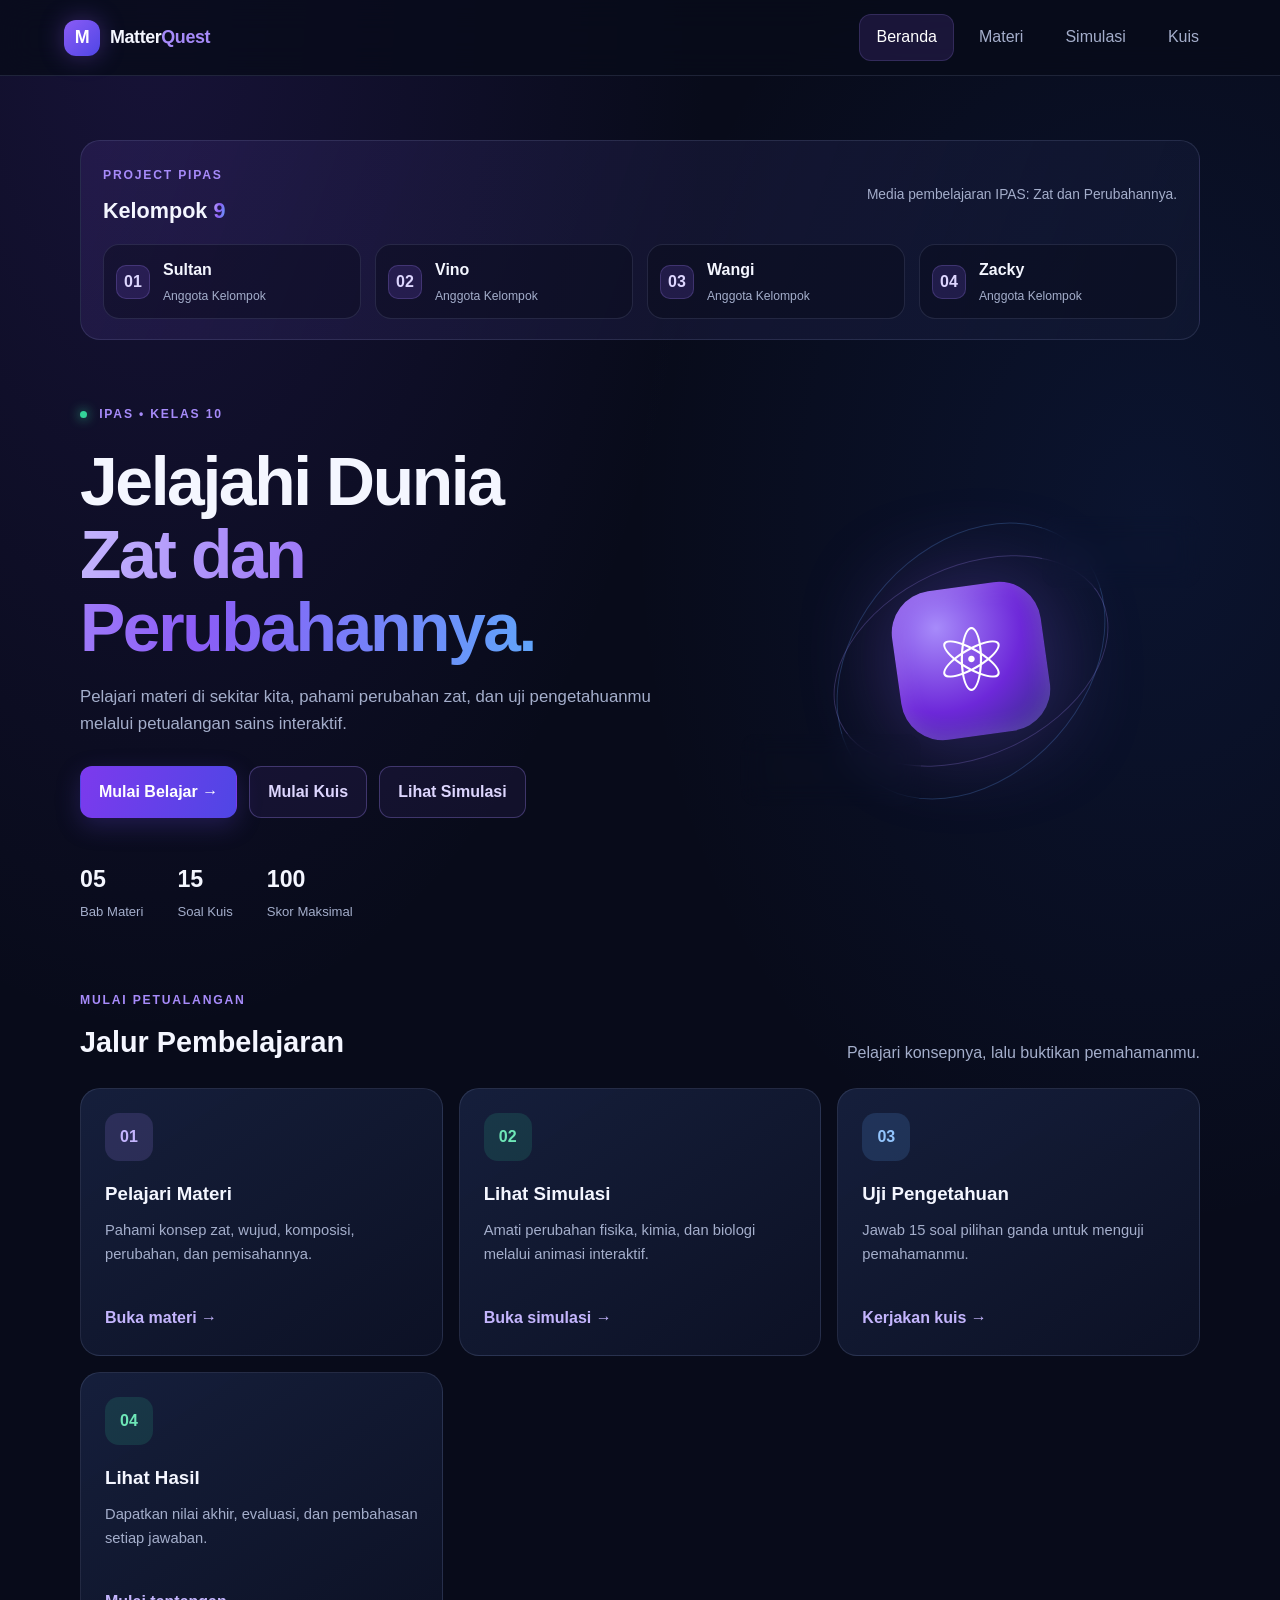
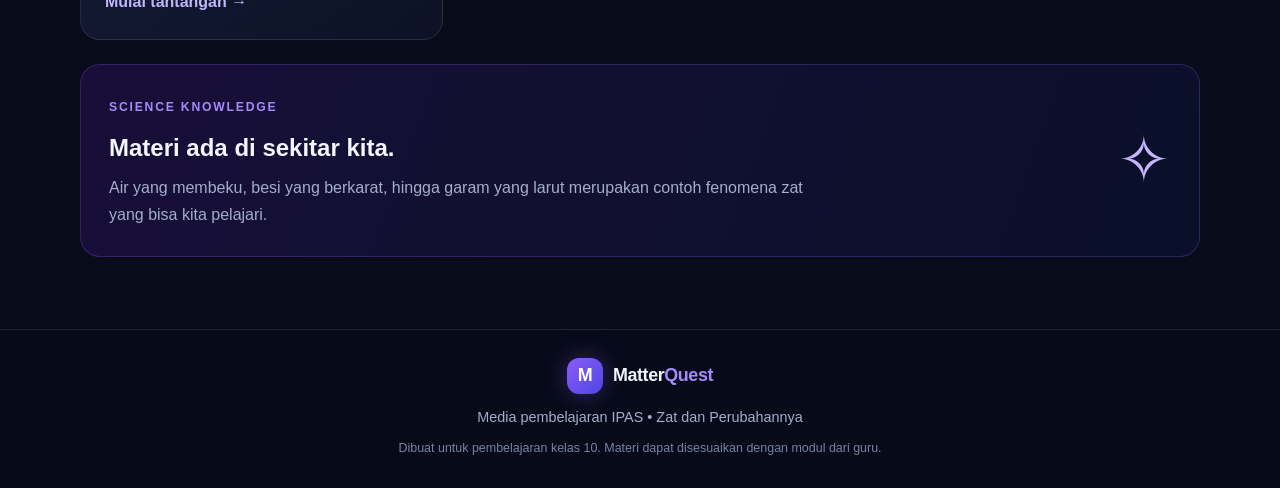
<file: index.html>
<!DOCTYPE html>
<html lang="id">
<head>
  <meta charset="UTF-8">
  <meta name="viewport" content="width=device-width, initial-scale=1.0">
  <meta name="theme-color" content="#080b1a">
  <meta name="description" content="MatterQuest adalah website belajar IPAS tentang zat dan perubahannya.">
  <title>MatterQuest | Belajar IPAS</title>
  <link rel="stylesheet" href="style.css">
</head>
<body>
  <header class="navbar">
    <a href="#home" class="brand" data-page="home" aria-label="MatterQuest, kembali ke beranda">
      <span class="brand-icon">M</span>
      <span>Matter<span class="purple">Quest</span></span>
    </a>
    <nav class="nav-links" aria-label="Navigasi utama">
      <button class="nav-link active" data-page="home">Beranda</button>
      <button class="nav-link" data-page="materi">Materi</button>
      <a class="nav-link" href="simulasi.html">Simulasi</a>
      <button class="nav-link" data-page="kuis">Kuis</button>
    </nav>
  </header>

  <main>
    <!-- HALAMAN BERANDA -->
    <section id="home" class="page active">
      <section class="team-section" aria-labelledby="team-title">
        <div class="section-heading">
          <div><span class="eyebrow">PROJECT PIPAS</span><h2 id="team-title">Kelompok <span class="gradient-text">9</span></h2></div>
          <p>Media pembelajaran IPAS: Zat dan Perubahannya.</p>
        </div>
        <div class="team-grid">
          <article class="team-member"><span class="member-number">01</span><div><strong>Sultan</strong><small>Anggota Kelompok</small></div></article>
          <article class="team-member"><span class="member-number">02</span><div><strong>Vino</strong><small>Anggota Kelompok</small></div></article>
          <article class="team-member"><span class="member-number">03</span><div><strong>Wangi</strong><small>Anggota Kelompok</small></div></article>
          <article class="team-member"><span class="member-number">04</span><div><strong>Zacky</strong><small>Anggota Kelompok</small></div></article>
        </div>
      </section>
      <div class="hero">
        <div class="hero-content">
          <span class="eyebrow"><span class="status-dot"></span> IPAS • KELAS 10</span>
          <h1>Jelajahi Dunia<br><span class="gradient-text">Zat dan Perubahannya.</span></h1>
          <p class="hero-description">
            Pelajari materi di sekitar kita, pahami perubahan zat, dan uji
            pengetahuanmu melalui petualangan sains interaktif.
          </p>
          <div class="hero-buttons">
            <button class="btn btn-primary" data-page="materi">Mulai Belajar <span>→</span></button>
            <button class="btn btn-secondary" data-page="kuis">Mulai Kuis</button>
            <a class="btn btn-secondary" href="simulasi.html">Lihat Simulasi</a>
          </div>
          <div class="hero-stats">
            <div><strong>05</strong><span>Bab Materi</span></div>
            <div><strong>15</strong><span>Soal Kuis</span></div>
            <div><strong>100</strong><span>Skor Maksimal</span></div>
          </div>
        </div>
        <div class="hero-visual" aria-hidden="true">
          <div class="orbit orbit-one"></div>
          <div class="orbit orbit-two"></div>
          <div class="science-core"><span>⚛</span></div>
          <div class="float-card card-top"><span class="mini-icon">◈</span><div><strong>Materi</strong><small>Kenali sifat zat</small></div></div>
          <div class="float-card card-bottom"><span class="mini-icon green">✓</span><div><strong>Challenge</strong><small>Uji kemampuanmu</small></div></div>
        </div>
      </div>

      <div class="section-heading">
        <div><span class="eyebrow">MULAI PETUALANGAN</span><h2>Jalur Pembelajaran</h2></div>
        <p>Pelajari konsepnya, lalu buktikan pemahamanmu.</p>
      </div>
      <div class="feature-grid">
        <article class="feature-card">
          <div class="feature-icon purple-bg">01</div><h3>Pelajari Materi</h3>
          <p>Pahami konsep zat, wujud, komposisi, perubahan, dan pemisahannya.</p>
          <button class="text-button" data-page="materi">Buka materi →</button>
        </article>
        <article class="feature-card">
          <div class="feature-icon green-bg">02</div><h3>Lihat Simulasi</h3>
          <p>Amati perubahan fisika, kimia, dan biologi melalui animasi interaktif.</p>
          <a class="text-button" href="simulasi.html">Buka simulasi →</a>
        </article>
        <article class="feature-card">
          <div class="feature-icon blue-bg">03</div><h3>Uji Pengetahuan</h3>
          <p>Jawab 15 soal pilihan ganda untuk menguji pemahamanmu.</p>
          <button class="text-button" data-page="kuis">Kerjakan kuis →</button>
        </article>
        <article class="feature-card">
          <div class="feature-icon green-bg">04</div><h3>Lihat Hasil</h3>
          <p>Dapatkan nilai akhir, evaluasi, dan pembahasan setiap jawaban.</p>
          <button class="text-button" data-page="kuis">Mulai tantangan →</button>
        </article>
      </div>
      <div class="info-banner">
        <div><span class="eyebrow">SCIENCE KNOWLEDGE</span><h2>Materi ada di sekitar kita.</h2>
          <p>Air yang membeku, besi yang berkarat, hingga garam yang larut merupakan contoh fenomena zat yang bisa kita pelajari.</p>
        </div><span class="banner-symbol" aria-hidden="true">✧</span>
      </div>


    </section>

    <!-- HALAMAN MATERI: isinya dibuat dari data di script.js -->
    <section id="materi" class="page">
      <div class="page-heading">
        <span class="eyebrow">KNOWLEDGE CENTER</span>
        <h1>Materi <span class="gradient-text">Pembelajaran</span></h1>
        <p>Pilih bab yang ingin kamu pelajari buka lalu pahami, setiap materi sudah kami buat selengkap dan sejelas yang kami bisa</p>
      </div>
      <div class="learning-progress">
        <div><strong>Materi Zat dan Perubahannya</strong><span>5 bab pembelajaran</span></div>
        <span class="progress-label">IPAS X</span>
      </div>
      <div id="material-list" class="material-list"></div>
      <div class="quiz-cta">
        <div><h2>Siap menguji pemahamanmu?</h2><p>Selesaikan materi, lalu kerjakan tantangan MatterQuest.</p></div>
        <button class="btn btn-primary" data-page="kuis">Mulai Kuis →</button>
      </div>
    </section>

  </main>

  <footer class="footer">
    <div class="brand footer-brand"><span class="brand-icon">M</span><span>Matter<span class="purple">Quest</span></span></div>
    <p>Media pembelajaran IPAS • Zat dan Perubahannya</p>
    <small>Dibuat untuk pembelajaran kelas 10. Materi dapat disesuaikan dengan modul dari guru.</small>
  </footer>

  <script src="script.js"></script>
</body>
</html>
</file>
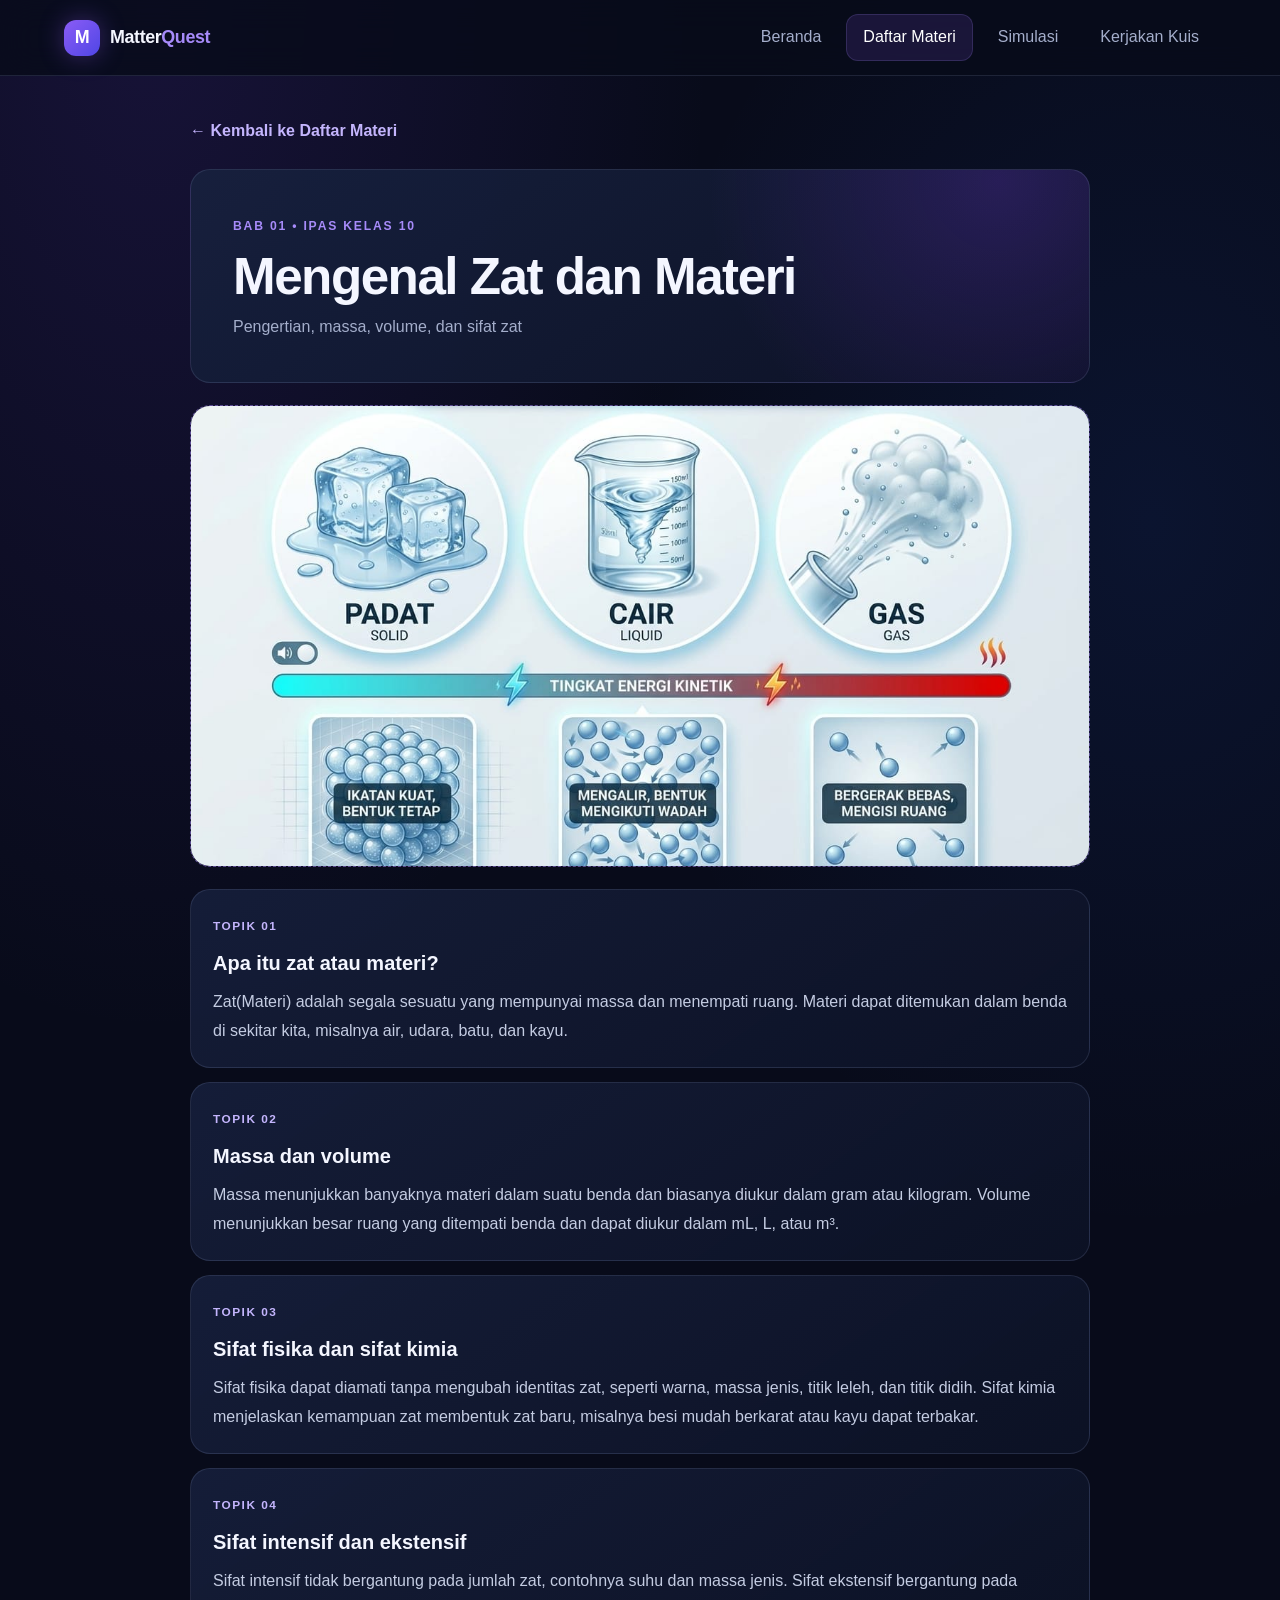
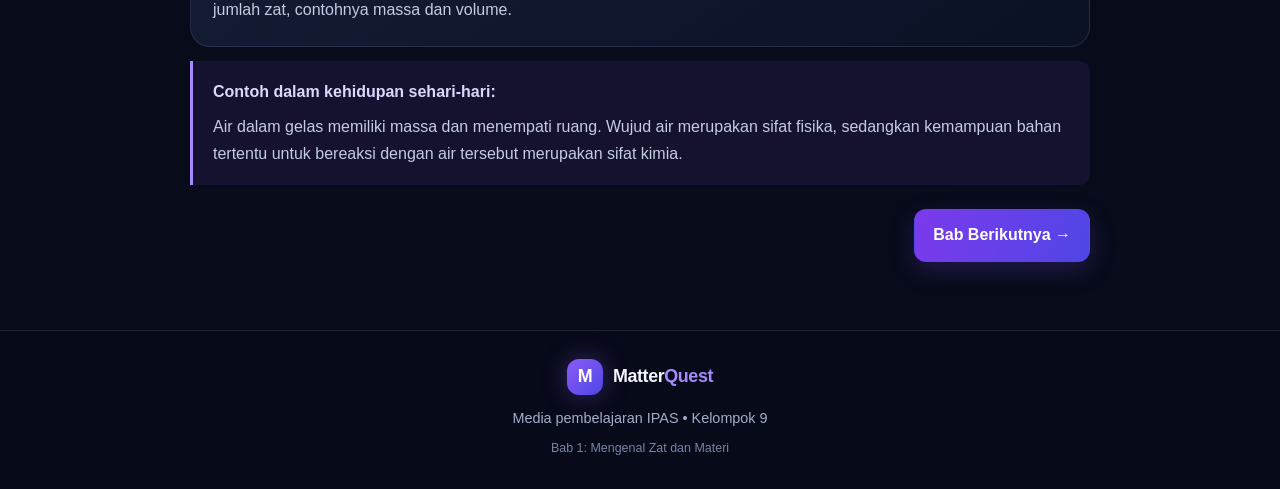
<file: materi-1.html>
<!DOCTYPE html>
<html lang="id">
<head>
  <meta charset="UTF-8">
  <meta name="viewport" content="width=device-width, initial-scale=1.0">
  <meta name="theme-color" content="#080b1a">
  <meta name="description" content="Materi IPAS kelas 10: Mengenal Zat dan Materi.">
  <title>Bab 1: Mengenal Zat dan Materi | MatterQuest</title>
  <link rel="stylesheet" href="style.css">
</head>
<body data-material-page="0">
  <header class="navbar">
    <a href="index.html" class="brand" aria-label="MatterQuest, kembali ke beranda">
      <span class="brand-icon">M</span>
      <span>Matter<span class="purple">Quest</span></span>
    </a>
    <nav class="nav-links" aria-label="Navigasi halaman materi">
      <a class="nav-link" href="index.html">Beranda</a>
      <a class="nav-link active" href="index.html#materi">Daftar Materi</a>
      <a class="nav-link" href="simulasi.html">Simulasi</a>
      <a class="nav-link" href="quiz.html">Kerjakan Kuis</a>
    </nav>
  </header>

  <main class="lesson-page-main">
    <section class="lesson-page">
      <div id="material-detail"></div>
    </section>
  </main>

  <footer class="footer">
    <div class="brand footer-brand"><span class="brand-icon">M</span><span>Matter<span class="purple">Quest</span></span></div>
    <p>Media pembelajaran IPAS • Kelompok 9</p>
    <small>Bab 1: Mengenal Zat dan Materi</small>
  </footer>
  <script src="script.js"></script>
</body>
</html>
</file>
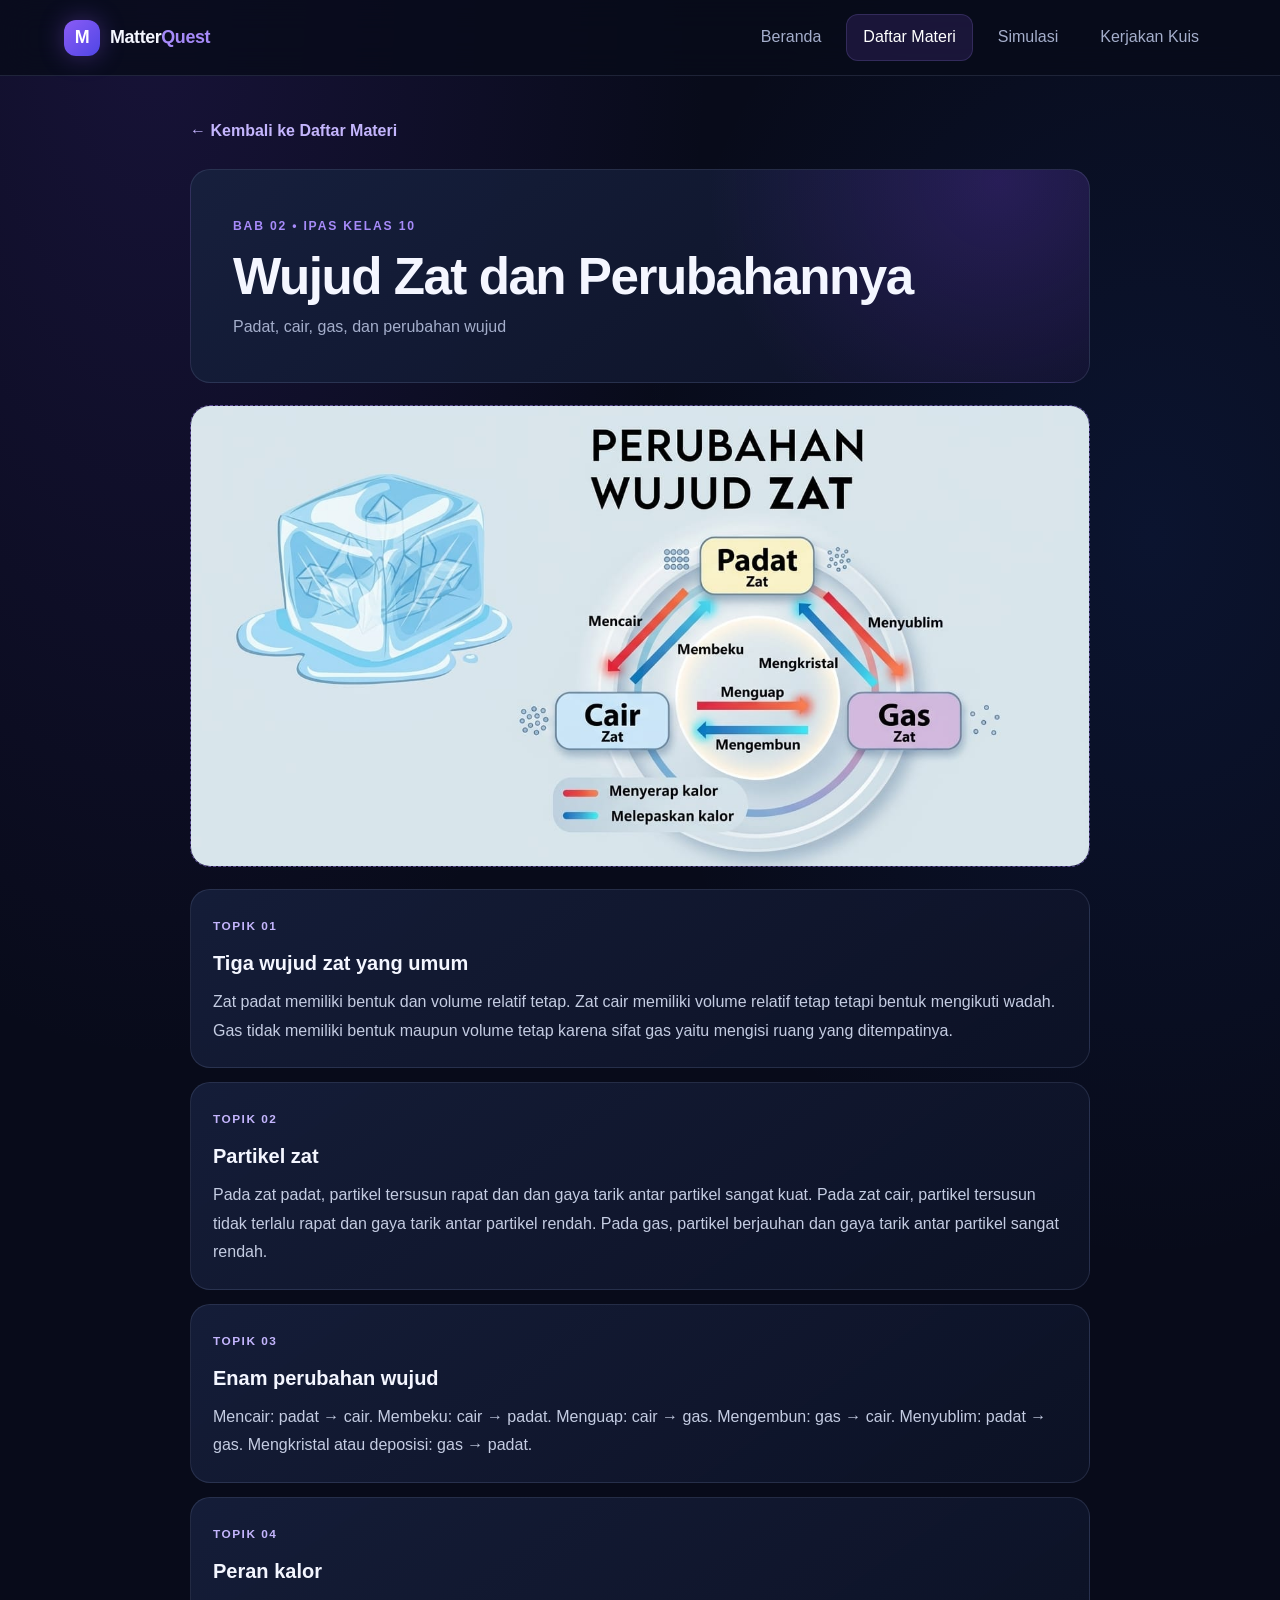
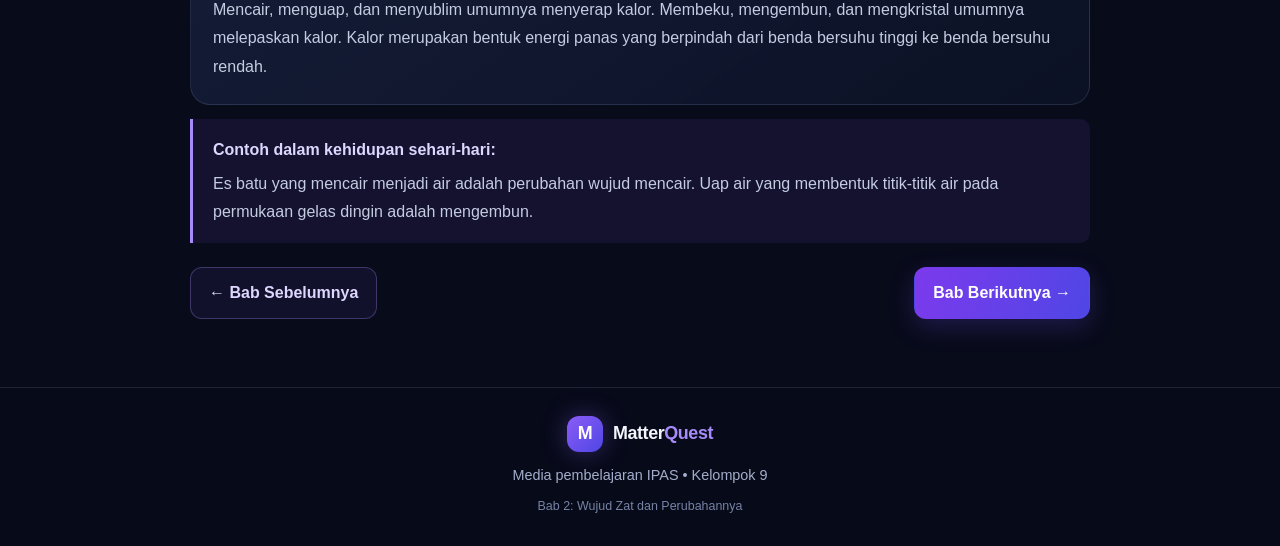
<file: materi-2.html>
<!DOCTYPE html>
<html lang="id">
<head>
  <meta charset="UTF-8">
  <meta name="viewport" content="width=device-width, initial-scale=1.0">
  <meta name="theme-color" content="#080b1a">
  <meta name="description" content="Materi IPAS kelas 10: Wujud Zat dan Perubahannya.">
  <title>Bab 2: Wujud Zat dan Perubahannya | MatterQuest</title>
  <link rel="stylesheet" href="style.css">
</head>
<body data-material-page="1">
  <header class="navbar">
    <a href="index.html" class="brand" aria-label="MatterQuest, kembali ke beranda">
      <span class="brand-icon">M</span>
      <span>Matter<span class="purple">Quest</span></span>
    </a>
    <nav class="nav-links" aria-label="Navigasi halaman materi">
      <a class="nav-link" href="index.html">Beranda</a>
      <a class="nav-link active" href="index.html#materi">Daftar Materi</a>
      <a class="nav-link" href="simulasi.html">Simulasi</a>
      <a class="nav-link" href="quiz.html">Kerjakan Kuis</a>
    </nav>
  </header>

  <main class="lesson-page-main">
    <section class="lesson-page">
      <div id="material-detail"></div>
    </section>
  </main>

  <footer class="footer">
    <div class="brand footer-brand"><span class="brand-icon">M</span><span>Matter<span class="purple">Quest</span></span></div>
    <p>Media pembelajaran IPAS • Kelompok 9</p>
    <small>Bab 2: Wujud Zat dan Perubahannya</small>
  </footer>
  <script src="script.js"></script>
</body>
</html>
</file>
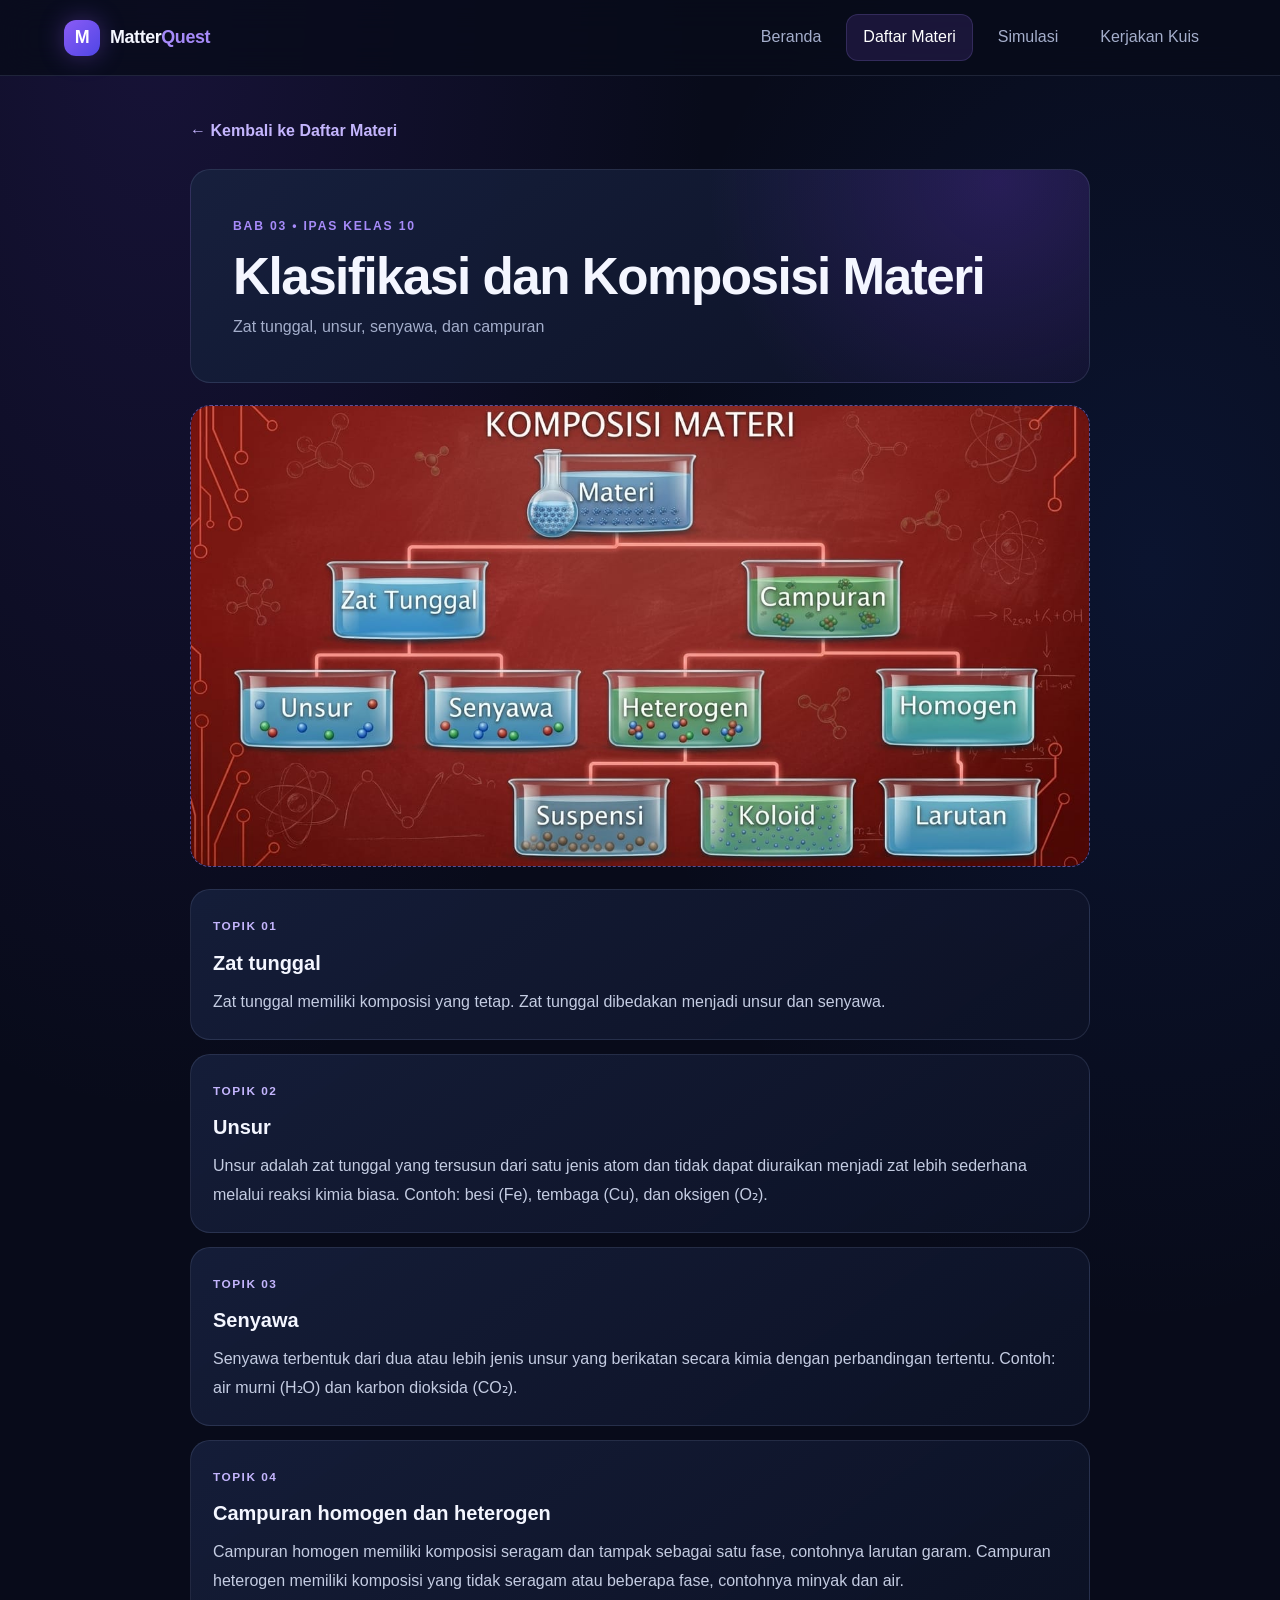
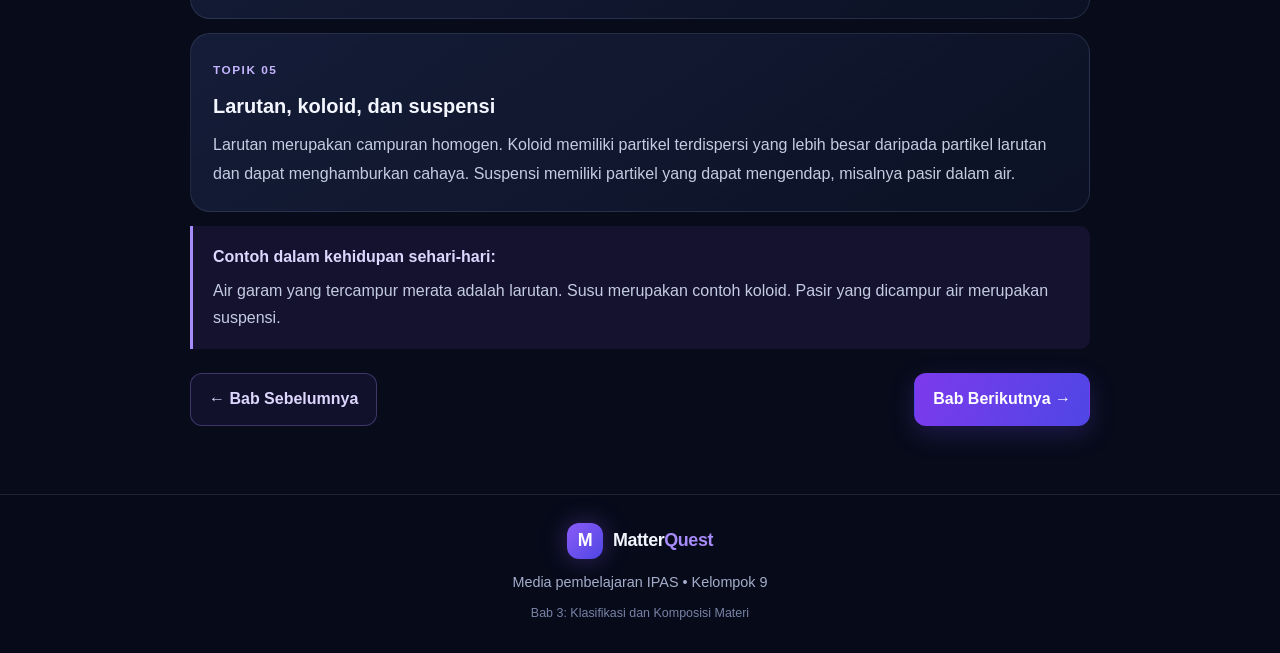
<file: materi-3.html>
<!DOCTYPE html>
<html lang="id">
<head>
  <meta charset="UTF-8">
  <meta name="viewport" content="width=device-width, initial-scale=1.0">
  <meta name="theme-color" content="#080b1a">
  <meta name="description" content="Materi IPAS kelas 10: Klasifikasi dan Komposisi Materi.">
  <title>Bab 3: Klasifikasi dan Komposisi Materi | MatterQuest</title>
  <link rel="stylesheet" href="style.css">
</head>
<body data-material-page="2">
  <header class="navbar">
    <a href="index.html" class="brand" aria-label="MatterQuest, kembali ke beranda">
      <span class="brand-icon">M</span>
      <span>Matter<span class="purple">Quest</span></span>
    </a>
    <nav class="nav-links" aria-label="Navigasi halaman materi">
      <a class="nav-link" href="index.html">Beranda</a>
      <a class="nav-link active" href="index.html#materi">Daftar Materi</a>
      <a class="nav-link" href="simulasi.html">Simulasi</a>
      <a class="nav-link" href="quiz.html">Kerjakan Kuis</a>
    </nav>
  </header>

  <main class="lesson-page-main">
    <section class="lesson-page">
      <div id="material-detail"></div>
    </section>
  </main>

  <footer class="footer">
    <div class="brand footer-brand"><span class="brand-icon">M</span><span>Matter<span class="purple">Quest</span></span></div>
    <p>Media pembelajaran IPAS • Kelompok 9</p>
    <small>Bab 3: Klasifikasi dan Komposisi Materi</small>
  </footer>
  <script src="script.js"></script>
</body>
</html>
</file>
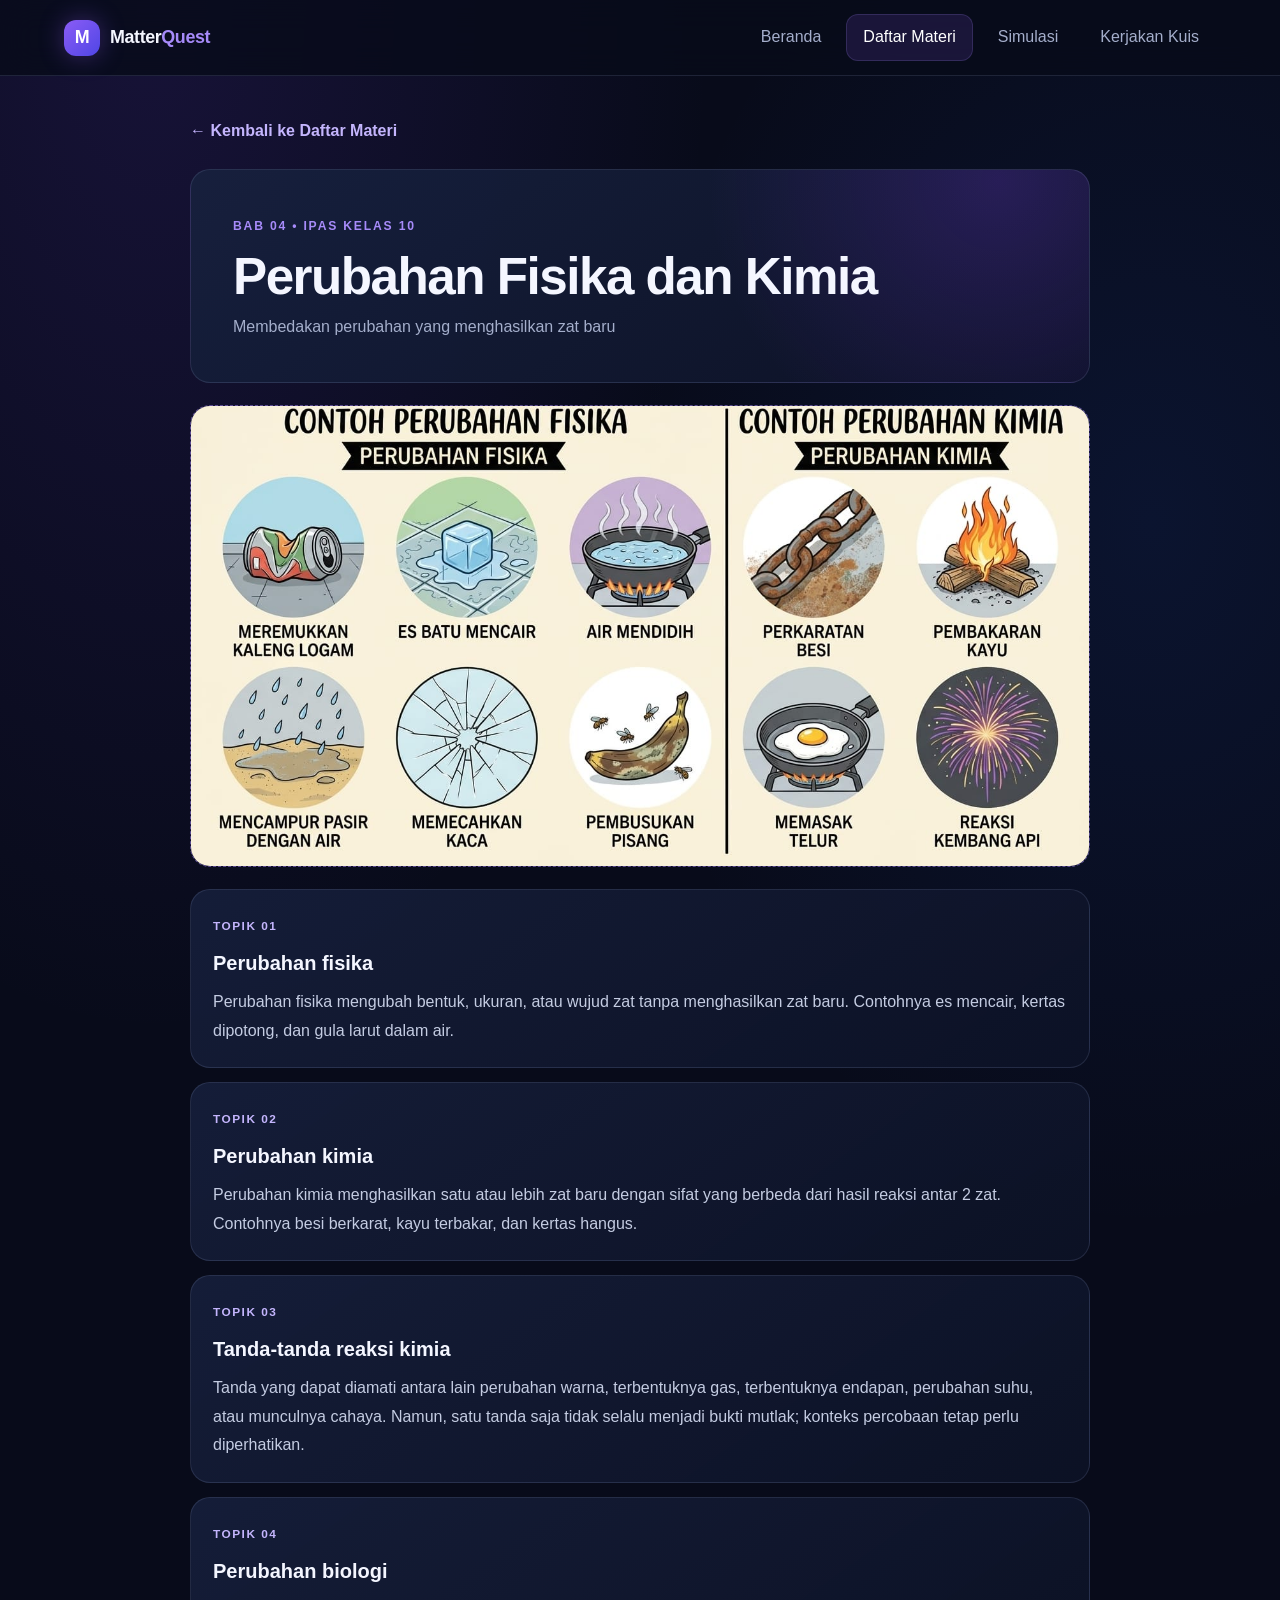
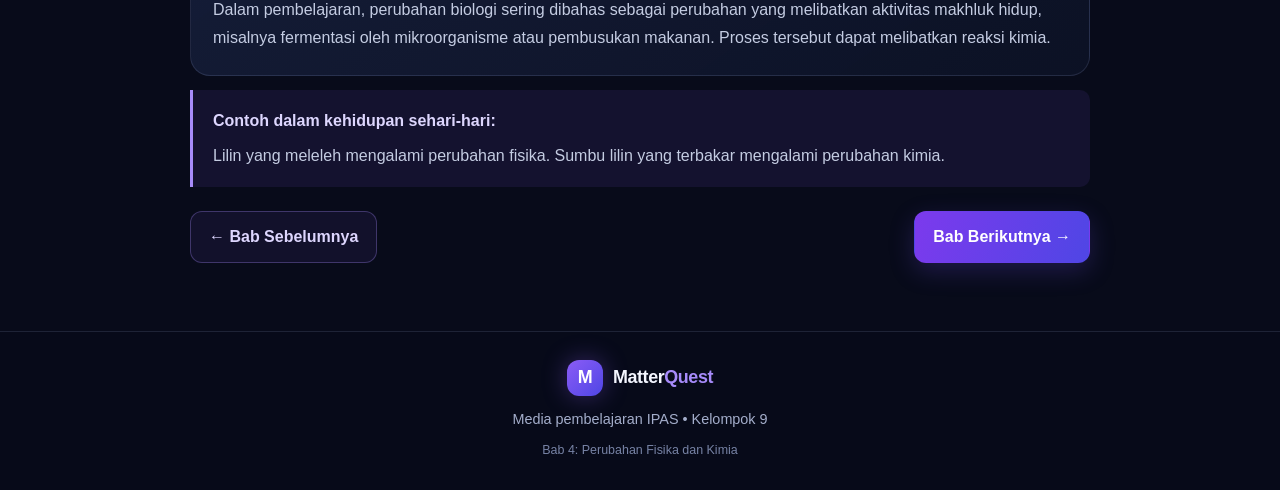
<file: materi-4.html>
<!DOCTYPE html>
<html lang="id">
<head>
  <meta charset="UTF-8">
  <meta name="viewport" content="width=device-width, initial-scale=1.0">
  <meta name="theme-color" content="#080b1a">
  <meta name="description" content="Materi IPAS kelas 10: Perubahan Fisika dan Kimia.">
  <title>Bab 4: Perubahan Fisika dan Kimia | MatterQuest</title>
  <link rel="stylesheet" href="style.css">
</head>
<body data-material-page="3">
  <header class="navbar">
    <a href="index.html" class="brand" aria-label="MatterQuest, kembali ke beranda">
      <span class="brand-icon">M</span>
      <span>Matter<span class="purple">Quest</span></span>
    </a>
    <nav class="nav-links" aria-label="Navigasi halaman materi">
      <a class="nav-link" href="index.html">Beranda</a>
      <a class="nav-link active" href="index.html#materi">Daftar Materi</a>
      <a class="nav-link" href="simulasi.html">Simulasi</a>
      <a class="nav-link" href="quiz.html">Kerjakan Kuis</a>
    </nav>
  </header>

  <main class="lesson-page-main">
    <section class="lesson-page">
      <div id="material-detail"></div>
    </section>
  </main>

  <footer class="footer">
    <div class="brand footer-brand"><span class="brand-icon">M</span><span>Matter<span class="purple">Quest</span></span></div>
    <p>Media pembelajaran IPAS • Kelompok 9</p>
    <small>Bab 4: Perubahan Fisika dan Kimia</small>
  </footer>
  <script src="script.js"></script>
</body>
</html>
</file>
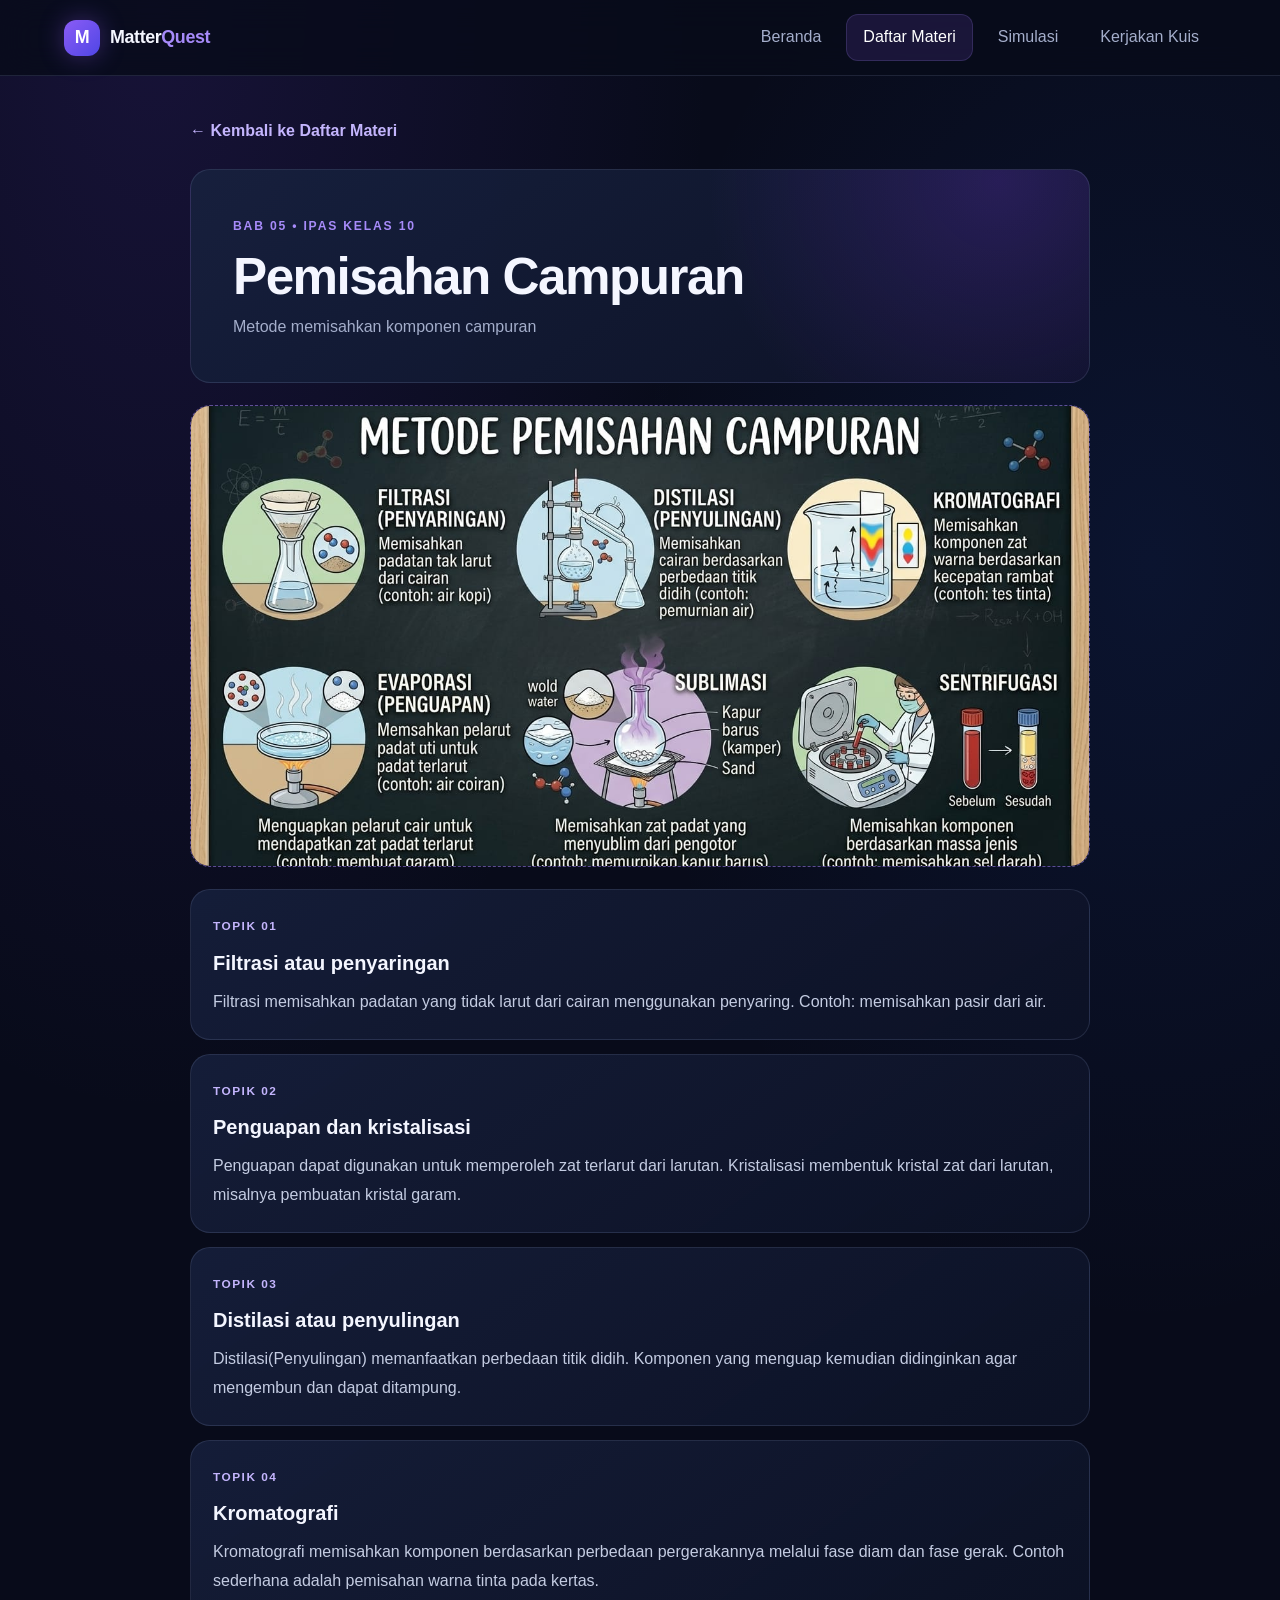
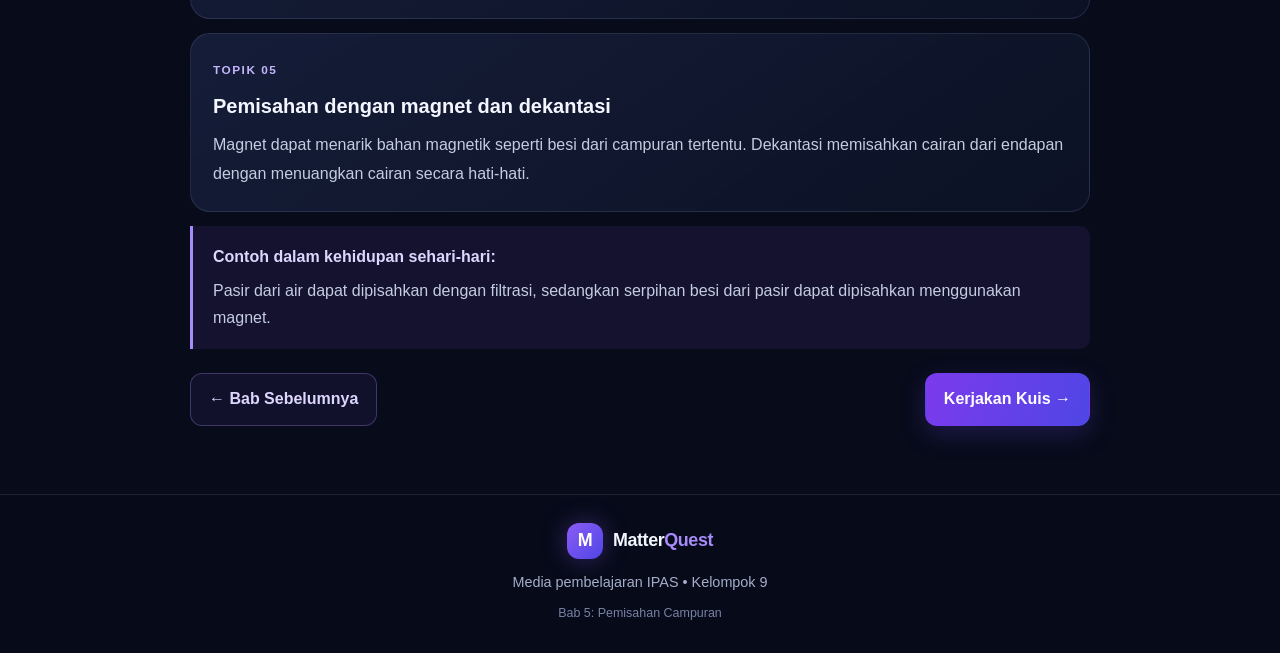
<file: materi-5.html>
<!DOCTYPE html>
<html lang="id">
<head>
  <meta charset="UTF-8">
  <meta name="viewport" content="width=device-width, initial-scale=1.0">
  <meta name="theme-color" content="#080b1a">
  <meta name="description" content="Materi IPAS kelas 10: Pemisahan Campuran.">
  <title>Bab 5: Pemisahan Campuran | MatterQuest</title>
  <link rel="stylesheet" href="style.css">
</head>
<body data-material-page="4">
  <header class="navbar">
    <a href="index.html" class="brand" aria-label="MatterQuest, kembali ke beranda">
      <span class="brand-icon">M</span>
      <span>Matter<span class="purple">Quest</span></span>
    </a>
    <nav class="nav-links" aria-label="Navigasi halaman materi">
      <a class="nav-link" href="index.html">Beranda</a>
      <a class="nav-link active" href="index.html#materi">Daftar Materi</a>
      <a class="nav-link" href="simulasi.html">Simulasi</a>
      <a class="nav-link" href="quiz.html">Kerjakan Kuis</a>
    </nav>
  </header>

  <main class="lesson-page-main">
    <section class="lesson-page">
      <div id="material-detail"></div>
    </section>
  </main>

  <footer class="footer">
    <div class="brand footer-brand"><span class="brand-icon">M</span><span>Matter<span class="purple">Quest</span></span></div>
    <p>Media pembelajaran IPAS • Kelompok 9</p>
    <small>Bab 5: Pemisahan Campuran</small>
  </footer>
  <script src="script.js"></script>
</body>
</html>
</file>
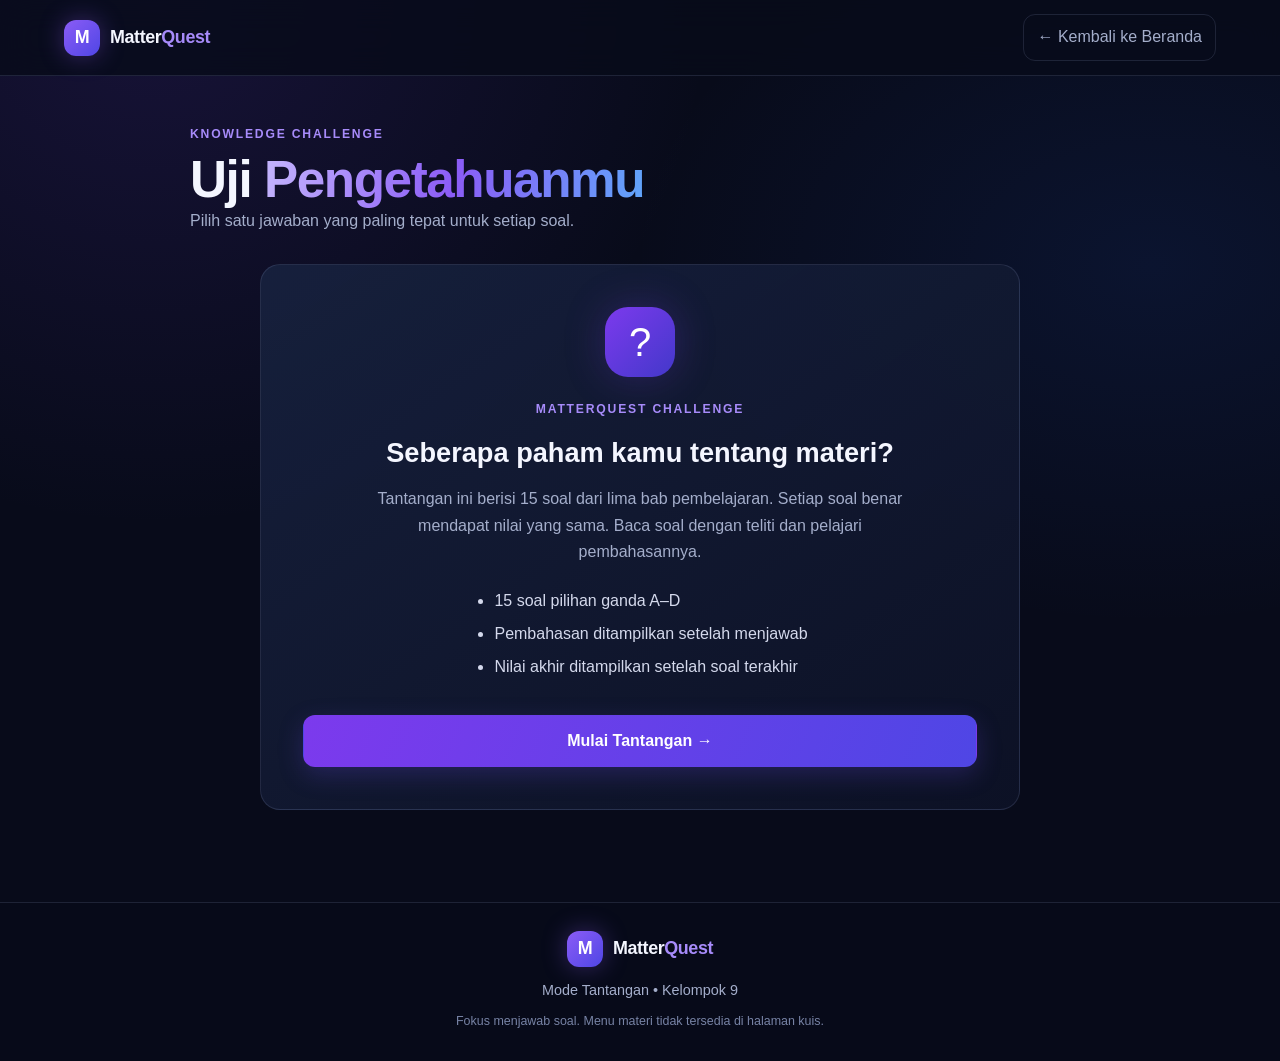
<file: quiz.html>
<!DOCTYPE html>
<html lang="id">
<head>
  <meta charset="UTF-8">
  <meta name="viewport" content="width=device-width, initial-scale=1.0">
  <meta name="theme-color" content="#080b1a">
  <meta name="description" content="Tantangan kuis MatterQuest tentang zat dan perubahannya.">
  <title>Kuis MatterQuest | Tantangan IPAS</title>
  <link rel="stylesheet" href="style.css">
</head>
<body class="quiz-only-body">
  <header class="navbar quiz-navbar">
    <a href="index.html" class="brand" aria-label="Kembali ke beranda MatterQuest">
      <span class="brand-icon">M</span>
      <span>Matter<span class="purple">Quest</span></span>
    </a>
    <a href="index.html" class="back-home">← Kembali ke Beranda</a>
  </header>
  <main class="quiz-main">
    <section id="kuis" class="page active quiz-page">
      <div class="page-heading">
        <span class="eyebrow">KNOWLEDGE CHALLENGE</span>
        <h1>Uji <span class="gradient-text">Pengetahuanmu</span></h1>
        <p>Pilih satu jawaban yang paling tepat untuk setiap soal.</p>
      </div>

      <div id="quiz-intro" class="quiz-intro panel">
        <div class="quiz-symbol">?</div><span class="eyebrow">MATTERQUEST CHALLENGE</span>
        <h2>Seberapa paham kamu tentang materi?</h2>
        <p>Tantangan ini berisi 15 soal dari lima bab pembelajaran. Setiap soal benar mendapat nilai yang sama. Baca soal dengan teliti dan pelajari pembahasannya.</p>
        <ul class="quiz-rules"><li>15 soal pilihan ganda A–D</li><li>Pembahasan ditampilkan setelah menjawab</li><li>Nilai akhir ditampilkan setelah soal terakhir</li></ul>
        <button id="start-quiz" class="btn btn-primary btn-wide">Mulai Tantangan →</button>
      </div>

      <div id="quiz-area" class="panel quiz-area hidden">
        <div class="quiz-topline"><span id="question-category" class="tag">BAB 1</span><span id="question-counter">Soal 1 dari 15</span></div>
        <div class="progress-track"><div id="quiz-progress" class="progress-fill"></div></div>
        <h2 id="question-text" class="question-text">Pertanyaan akan muncul di sini.</h2>
        <div id="answer-options" class="answer-options"></div>
        <div id="feedback-box" class="feedback-box hidden" aria-live="polite"></div>
        <div class="quiz-actions"><span id="answer-status">Pilih satu jawaban.</span><button id="next-question" class="btn btn-primary" disabled>Soal Berikutnya →</button></div>
      </div>

      <div id="quiz-result" class="panel result-panel hidden">
        <div class="result-orb">✦</div>
        <span class="eyebrow">CHALLENGE SELESAI</span>
        <h2 id="result-title">Hasil Belajarmu</h2>
        <div class="score-number"><span id="final-score">0</span><small>/100</small></div>
        <p id="result-message" class="result-message"></p>
        <div class="result-stats">
          <div><strong id="correct-count">0</strong><span>Benar</span></div>
          <div><strong id="wrong-count">0</strong><span>Salah</span></div>
          <div><strong id="total-count">15</strong><span>Total Soal</span></div>
        </div>
        <button id="restart-quiz" class="btn btn-primary btn-wide">↻ Main Lagi</button>
        <a class="btn btn-secondary btn-wide" href="index.html">Kembali ke Beranda</a>
        <div id="answer-review" class="answer-review"></div>
      </div>
    </section>
  </main>
  <footer class="footer">
    <div class="brand footer-brand"><span class="brand-icon">M</span><span>Matter<span class="purple">Quest</span></span></div>
    <p>Mode Tantangan • Kelompok 9</p>
    <small>Fokus menjawab soal. Menu materi tidak tersedia di halaman kuis.</small>
  </footer>
  <script src="script.js"></script>
</body>
</html>
</file>
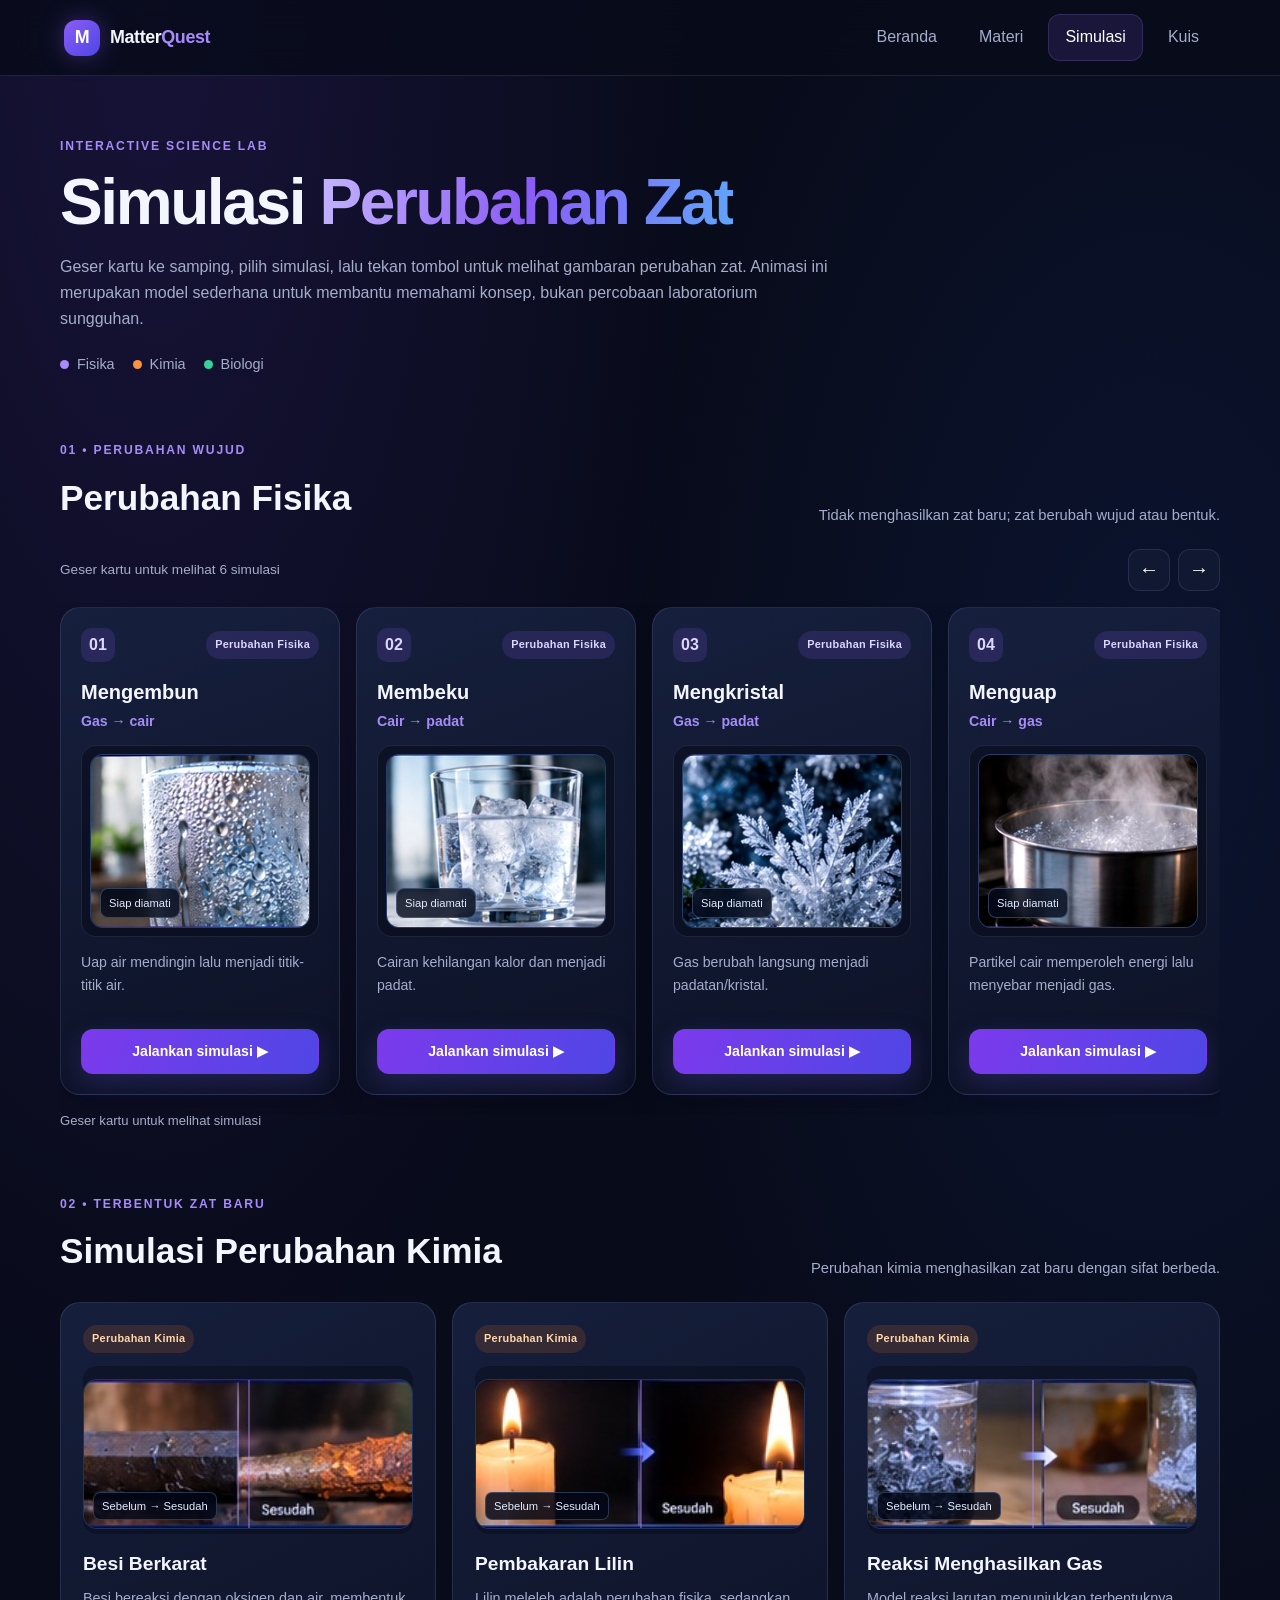
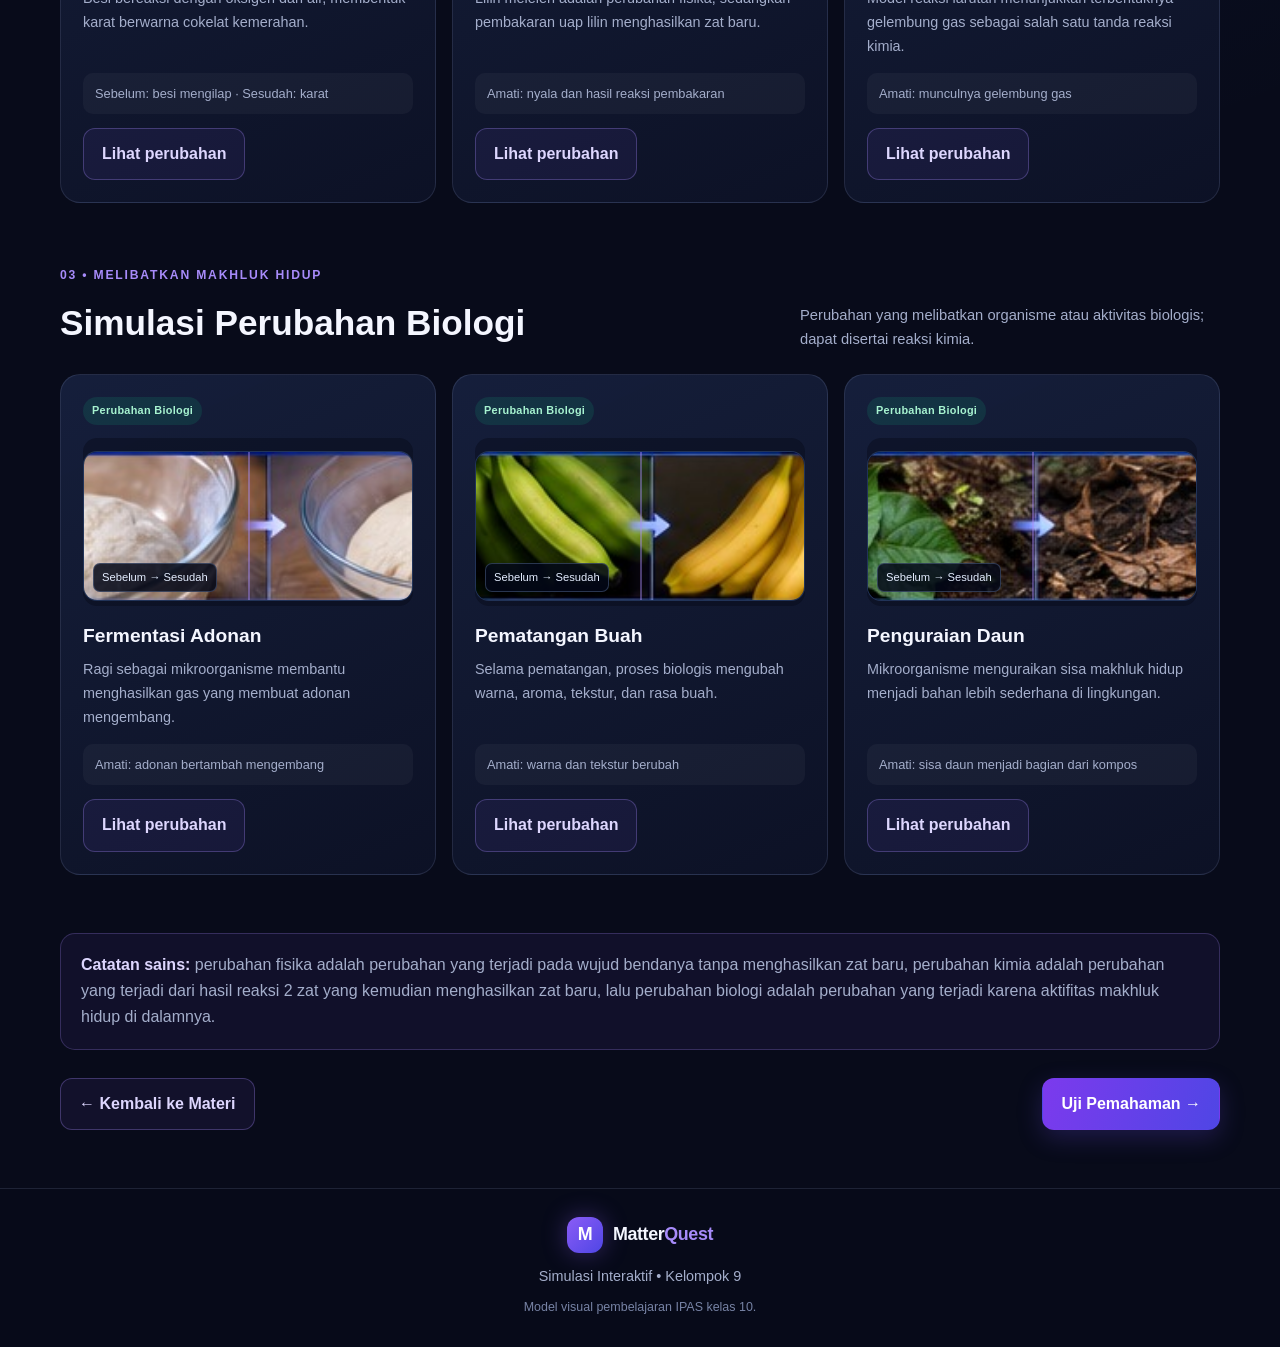
<file: simulasi.html>
<!DOCTYPE html>
<html lang="id">
<head>
  <meta charset="UTF-8">
  <meta name="viewport" content="width=device-width, initial-scale=1.0">
  <meta name="theme-color" content="#080b1a">
  <meta name="description" content="Simulasi interaktif perubahan fisika, kimia, dan biologi di MatterQuest.">
  <title>Simulasi Interaktif | MatterQuest</title>
  <link rel="stylesheet" href="style.css">
</head>
<body class="simulation-body">
  <header class="navbar">
    <a href="index.html" class="brand" aria-label="Kembali ke beranda MatterQuest"><span class="brand-icon">M</span><span>Matter<span class="purple">Quest</span></span></a>
    <nav class="nav-links" aria-label="Navigasi utama">
      <a class="nav-link" href="index.html">Beranda</a>
      <a class="nav-link" href="index.html#materi">Materi</a>
      <a class="nav-link active" href="simulasi.html">Simulasi</a>
      <a class="nav-link" href="quiz.html">Kuis</a>
    </nav>
  </header>
  <main class="simulation-main">
    <section class="simulation-hero">
      <span class="eyebrow">INTERACTIVE SCIENCE LAB</span>
      <h1>Simulasi <span class="gradient-text">Perubahan Zat</span></h1>
      <p>Geser kartu ke samping, pilih simulasi, lalu tekan tombol untuk melihat gambaran perubahan zat. Animasi ini merupakan model sederhana untuk membantu memahami konsep, bukan percobaan laboratorium sungguhan.</p>
      <div class="simulation-legend"><span><i class="legend-dot physical"></i> Fisika</span><span><i class="legend-dot chemical"></i> Kimia</span><span><i class="legend-dot biological"></i> Biologi</span></div>
    </section>

    <section class="simulation-section" aria-labelledby="physical-title">
      <div class="section-heading simulation-heading"><div><span class="eyebrow">01 • PERUBAHAN WUJUD</span><h2 id="physical-title">Perubahan Fisika</h2></div><p>Tidak menghasilkan zat baru; zat berubah wujud atau bentuk.</p></div>
      <div class="carousel-controls"><span>Geser kartu untuk melihat 6 simulasi</span><div><button class="carousel-arrow" data-scroll="physical-carousel" data-direction="-1" aria-label="Geser ke kiri">←</button><button class="carousel-arrow" data-scroll="physical-carousel" data-direction="1" aria-label="Geser ke kanan">→</button></div></div>
      <div id="physical-carousel" class="simulation-carousel" tabindex="0" aria-label="Kartu simulasi perubahan fisika">
        <article class="simulation-card physical-card" data-sim="condense"><div class="sim-card-heading"><span class="sim-number">01</span><span class="sim-type physical-tag">Perubahan Fisika</span></div><h3>Mengembun</h3><p class="sim-definition">Gas → cair</p><div class="sim-stage" aria-label="Ilustrasi uap menjadi titik air"><div class="real-scene scene-condense"><img class="scene-photo" src="images/condense.jpg" alt="Gelas dingin dengan titik-titik air hasil pengembunan" loading="lazy"><span class="scene-shine"></span><span class="scene-effect"></span><span class="scene-status">Siap diamati</span></div></div><p class="sim-caption">Uap air mendingin lalu menjadi titik-titik air.</p><button class="btn btn-primary run-sim">Jalankan simulasi ▶</button></article>
        <article class="simulation-card physical-card" data-sim="freeze"><div class="sim-card-heading"><span class="sim-number">02</span><span class="sim-type physical-tag">Perubahan Fisika</span></div><h3>Membeku</h3><p class="sim-definition">Cair → padat</p><div class="sim-stage"><div class="real-scene scene-freeze"><img class="scene-photo" src="images/freeze.jpg" alt="Es batu di dalam gelas sebagai contoh membeku" loading="lazy"><span class="scene-shine"></span><span class="scene-effect"></span><span class="scene-status">Siap diamati</span></div></div><p class="sim-caption">Cairan kehilangan kalor dan menjadi padat.</p><button class="btn btn-primary run-sim">Jalankan simulasi ▶</button></article>
        <article class="simulation-card physical-card" data-sim="crystallize"><div class="sim-card-heading"><span class="sim-number">03</span><span class="sim-type physical-tag">Perubahan Fisika</span></div><h3>Mengkristal</h3><p class="sim-definition">Gas → padat</p><div class="sim-stage"><div class="real-scene scene-crystallize"><img class="scene-photo" src="images/crystallize.jpg" alt="Kristal es yang terbentuk dari uap air" loading="lazy"><span class="scene-shine"></span><span class="scene-effect"></span><span class="scene-status">Siap diamati</span></div></div><p class="sim-caption">Gas berubah langsung menjadi padatan/kristal.</p><button class="btn btn-primary run-sim">Jalankan simulasi ▶</button></article>
        <article class="simulation-card physical-card" data-sim="evaporate"><div class="sim-card-heading"><span class="sim-number">04</span><span class="sim-type physical-tag">Perubahan Fisika</span></div><h3>Menguap</h3><p class="sim-definition">Cair → gas</p><div class="sim-stage"><div class="real-scene scene-evaporate"><img class="scene-photo" src="images/evaporate.jpg" alt="Air mendidih dan uap naik dari panci" loading="lazy"><span class="scene-shine"></span><span class="scene-effect"></span><span class="scene-status">Siap diamati</span></div></div><p class="sim-caption">Partikel cair memperoleh energi lalu menyebar menjadi gas.</p><button class="btn btn-primary run-sim">Jalankan simulasi ▶</button></article>
        <article class="simulation-card physical-card" data-sim="melt"><div class="sim-card-heading"><span class="sim-number">05</span><span class="sim-type physical-tag">Perubahan Fisika</span></div><h3>Mencair</h3><p class="sim-definition">Padat → cair</p><div class="sim-stage"><div class="real-scene scene-melt"><img class="scene-photo" src="images/melt.jpg" alt="Es batu mulai mencair membentuk genangan air" loading="lazy"><span class="scene-shine"></span><span class="scene-effect"></span><span class="scene-status">Siap diamati</span></div></div><p class="sim-caption">Padatan menyerap kalor dan berubah menjadi cair.</p><button class="btn btn-primary run-sim">Jalankan simulasi ▶</button></article>
        <article class="simulation-card physical-card" data-sim="sublime"><div class="sim-card-heading"><span class="sim-number">06</span><span class="sim-type physical-tag">Perubahan Fisika</span></div><h3>Menyublim</h3><p class="sim-definition">Padat → gas</p><div class="sim-stage"><div class="real-scene scene-sublime"><img class="scene-photo" src="images/sublime.jpg" alt="Es kering menyublim menjadi kabut gas" loading="lazy"><span class="scene-shine"></span><span class="scene-effect"></span><span class="scene-status">Siap diamati</span></div></div><p class="sim-caption">Padatan berubah langsung menjadi gas tanpa menjadi cair.</p><button class="btn btn-primary run-sim">Jalankan simulasi ▶</button></article>
      </div>
      <p class="scroll-hint">Geser kartu untuk melihat simulasi</p>
    </section>

    <section class="simulation-section" aria-labelledby="chemical-title">
      <div class="section-heading simulation-heading"><div><span class="eyebrow">02 • TERBENTUK ZAT BARU</span><h2 id="chemical-title">Simulasi Perubahan Kimia</h2></div><p>Perubahan kimia menghasilkan zat baru dengan sifat berbeda.</p></div>
      <div class="process-grid">
        <article class="process-card" data-process="rust"><span class="sim-type chemical-tag">Perubahan Kimia</span><div class="process-visual"><div class="process-photo"><img src="images/chemical-rust.jpg" alt="Besi sebelum dan sesudah berkarat" loading="lazy"><span class="process-wipe"></span><span class="process-photo-label">Sebelum → Sesudah</span></div></div><h3>Besi Berkarat</h3><p>Besi bereaksi dengan oksigen dan air, membentuk karat berwarna cokelat kemerahan.</p><div class="process-status">Sebelum: besi mengilap · Sesudah: karat</div><button class="btn btn-secondary run-process">Lihat perubahan</button></article>
        <article class="process-card" data-process="burn"><span class="sim-type chemical-tag">Perubahan Kimia</span><div class="process-visual"><div class="process-photo"><img src="images/chemical-candle.jpg" alt="Lilin sebelum dan sesudah pembakaran" loading="lazy"><span class="process-wipe"></span><span class="process-photo-label">Sebelum → Sesudah</span></div></div><h3>Pembakaran Lilin</h3><p>Lilin meleleh adalah perubahan fisika, sedangkan pembakaran uap lilin menghasilkan zat baru.</p><div class="process-status">Amati: nyala dan hasil reaksi pembakaran</div><button class="btn btn-secondary run-process">Lihat perubahan</button></article>
        <article class="process-card" data-process="reaction"><span class="sim-type chemical-tag">Perubahan Kimia</span><div class="process-visual"><div class="process-photo"><img src="images/chemical-gas.jpg" alt="Larutan sebelum dan sesudah menghasilkan gas" loading="lazy"><span class="process-wipe"></span><span class="process-photo-label">Sebelum → Sesudah</span></div></div><h3>Reaksi Menghasilkan Gas</h3><p>Model reaksi larutan menunjukkan terbentuknya gelembung gas sebagai salah satu tanda reaksi kimia.</p><div class="process-status">Amati: munculnya gelembung gas</div><button class="btn btn-secondary run-process">Lihat perubahan</button></article>
      </div>
    </section>

    <section class="simulation-section" aria-labelledby="bio-title">
      <div class="section-heading simulation-heading"><div><span class="eyebrow">03 • MELIBATKAN MAKHLUK HIDUP</span><h2 id="bio-title">Simulasi Perubahan Biologi</h2></div><p>Perubahan yang melibatkan organisme atau aktivitas biologis; dapat disertai reaksi kimia.</p></div>
      <div class="process-grid">
        <article class="process-card" data-process="ferment"><span class="sim-type biological-tag">Perubahan Biologi</span><div class="process-visual"><div class="process-photo"><img src="images/bio-ferment.jpg" alt="Adonan sebelum dan sesudah fermentasi" loading="lazy"><span class="process-wipe"></span><span class="process-photo-label">Sebelum → Sesudah</span></div></div><h3>Fermentasi Adonan</h3><p>Ragi sebagai mikroorganisme membantu menghasilkan gas yang membuat adonan mengembang.</p><div class="process-status">Amati: adonan bertambah mengembang</div><button class="btn btn-secondary run-process">Lihat perubahan</button></article>
        <article class="process-card" data-process="ripen"><span class="sim-type biological-tag">Perubahan Biologi</span><div class="process-visual"><div class="process-photo"><img src="images/bio-fruit.jpg" alt="Buah sebelum dan sesudah matang" loading="lazy"><span class="process-wipe"></span><span class="process-photo-label">Sebelum → Sesudah</span></div></div><h3>Pematangan Buah</h3><p>Selama pematangan, proses biologis mengubah warna, aroma, tekstur, dan rasa buah.</p><div class="process-status">Amati: warna dan tekstur berubah</div><button class="btn btn-secondary run-process">Lihat perubahan</button></article>
        <article class="process-card" data-process="decompose"><span class="sim-type biological-tag">Perubahan Biologi</span><div class="process-visual"><div class="process-photo"><img src="images/bio-decompose.jpg" alt="Daun sebelum dan sesudah terurai" loading="lazy"><span class="process-wipe"></span><span class="process-photo-label">Sebelum → Sesudah</span></div></div><h3>Penguraian Daun</h3><p>Mikroorganisme menguraikan sisa makhluk hidup menjadi bahan lebih sederhana di lingkungan.</p><div class="process-status">Amati: sisa daun menjadi bagian dari kompos</div><button class="btn btn-secondary run-process">Lihat perubahan</button></article>
      </div>
    </section>
    <div class="simulation-note"><strong>Catatan sains:</strong> perubahan fisika adalah perubahan yang terjadi pada wujud bendanya tanpa menghasilkan zat baru, perubahan kimia adalah perubahan yang terjadi dari hasil reaksi 2 zat yang kemudian menghasilkan zat baru, lalu perubahan biologi adalah perubahan yang terjadi karena aktifitas makhluk hidup di dalamnya.</div>
    <div class="simulation-footer-actions"><a class="btn btn-secondary" href="index.html#materi">← Kembali ke Materi</a><a class="btn btn-primary" href="quiz.html">Uji Pemahaman →</a></div>
  </main>
  <footer class="footer"><div class="brand footer-brand"><span class="brand-icon">M</span><span>Matter<span class="purple">Quest</span></span></div><p>Simulasi Interaktif • Kelompok 9</p><small>Model visual pembelajaran IPAS kelas 10.</small></footer>
  <script src="script.js"></script>
</body>
</html>
</file>
<file: style.css>
/* =========================================================
   MATTERQUEST - STYLE.CSS
   Bagian ini mengatur tampilan website, bukan isi/logika kuis.
   ========================================================= */

:root {
  --bg: #080b1a;
  --bg-soft: #0d1226;
  --panel: #111832;
  --panel-light: #17213e;
  --border: rgba(163, 177, 220, 0.15);
  --text: #f4f6ff;
  --muted: #a4aecb;
  --purple: #a78bfa;
  --purple-bright: #8b5cf6;
  --blue: #60a5fa;
  --green: #34d399;
  --red: #fb7185;
  --radius: 20px;
  --shadow: 0 20px 60px rgba(0, 0, 0, 0.25);
}

* { box-sizing: border-box; }
html { scroll-behavior: smooth; }
body {
  margin: 0;
  color: var(--text);
  background:
    radial-gradient(ellipse at 12% 0%, rgba(91, 53, 190, .18), transparent 35%),
    radial-gradient(ellipse at 90% 25%, rgba(37, 99, 235, .10), transparent 32%),
    var(--bg);
  font-family: Inter, "Segoe UI", Arial, sans-serif;
  line-height: 1.65;
}
button, a { font: inherit; }
button { cursor: pointer; }
a { color: inherit; text-decoration: none; }
button:focus-visible, a:focus-visible { outline: 2px solid var(--purple); outline-offset: 4px; }

.navbar {
  min-height: 76px;
  display: flex;
  align-items: center;
  justify-content: space-between;
  gap: 24px;
  padding: 14px max(5%, calc((100% - 1160px) / 2));
  border-bottom: 1px solid var(--border);
  background: rgba(8, 11, 26, .82);
  backdrop-filter: blur(16px);
  position: sticky;
  top: 0;
  z-index: 10;
}
.brand { display: inline-flex; align-items: center; gap: 10px; font-size: 1.12rem; font-weight: 800; letter-spacing: -.4px; }
.brand-icon {
  display: grid; place-items: center; width: 36px; height: 36px;
  border-radius: 12px; background: linear-gradient(135deg, #8b5cf6, #4f46e5);
  box-shadow: 0 0 24px rgba(139, 92, 246, .35); color: white;
}
.purple { color: var(--purple); }
.nav-links { display: flex; align-items: center; gap: 8px; }
.nav-link {
  color: var(--muted); border: 1px solid transparent; background: transparent;
  padding: 9px 16px; border-radius: 12px; transition: .2s;
}
.nav-link:hover, .nav-link.active { color: white; background: rgba(139, 92, 246, .14); border-color: rgba(167, 139, 250, .18); }

main { width: min(1120px, 90%); margin: 0 auto; min-height: 70vh; }
.page { display: none; padding: 56px 0 72px; animation: fade-in .35s ease; }
.page.active { display: block; }
@keyframes fade-in { from { opacity: 0; transform: translateY(8px); } to { opacity: 1; transform: translateY(0); } }

.hero { display: grid; grid-template-columns: 1.15fr .85fr; align-items: center; gap: 40px; padding: 42px 0 64px; }
.eyebrow { color: var(--purple); font-size: .76rem; font-weight: 800; letter-spacing: 1.8px; }
.status-dot { display: inline-block; width: 7px; height: 7px; margin-right: 7px; border-radius: 50%; background: var(--green); box-shadow: 0 0 12px var(--green); }
h1, h2, h3, p { margin-top: 0; }
h1 { margin: 18px 0; font-size: clamp(2.4rem, 5.3vw, 4.5rem); line-height: 1.08; letter-spacing: -2.4px; }
.gradient-text { background: linear-gradient(100deg, #c4b5fd 0%, #8b5cf6 50%, #60a5fa 100%); color: transparent; background-clip: text; -webkit-background-clip: text; }
.hero-description { max-width: 590px; color: var(--muted); font-size: 1.05rem; }
.hero-buttons { display: flex; flex-wrap: wrap; gap: 12px; margin-top: 28px; }
.btn { border: 1px solid transparent; border-radius: 12px; padding: 12px 18px; font-weight: 750; transition: transform .2s, box-shadow .2s, background .2s; }
.btn:hover { transform: translateY(-2px); }
.btn-primary { color: white; background: linear-gradient(110deg, #7c3aed, #4f46e5); box-shadow: 0 8px 24px rgba(99, 72, 220, .25); }
.btn-primary:hover { box-shadow: 0 10px 30px rgba(99, 72, 220, .42); }
.btn-secondary { color: #ddd6fe; background: rgba(139, 92, 246, .08); border-color: rgba(167, 139, 250, .3); }
.btn-wide { width: 100%; margin-top: 12px; }

.hero-stats { display: flex; flex-wrap: wrap; gap: 34px; margin-top: 42px; }
.hero-stats div { display: grid; gap: 2px; }
.hero-stats strong { font-size: 1.45rem; }
.hero-stats span { color: var(--muted); font-size: .82rem; }

.hero-visual { min-height: 360px; display: grid; place-items: center; position: relative; }
.orbit { position: absolute; border: 1px solid rgba(167, 139, 250, .25); border-radius: 50%; transform: rotate(-25deg); }
.orbit-one { width: 290px; height: 190px; }
.orbit-two { width: 230px; height: 310px; transform: rotate(42deg); border-color: rgba(96, 165, 250, .24); }
.science-core {
  width: 150px; height: 150px; display: grid; place-items: center; border-radius: 42px;
  background: radial-gradient(circle at 30% 25%, #a78bfa, #6d28d9 55%, #312e81);
  box-shadow: 0 0 90px rgba(139, 92, 246, .35), inset 0 0 25px rgba(255,255,255,.16);
  transform: rotate(-8deg);
}
.science-core span { font-size: 5.5rem; color: white; transform: rotate(8deg); }
.float-card {
  position: absolute; display: flex; align-items: center; gap: 12px; padding: 12px 15px;
  border: 1px solid var(--border); border-radius: 15px; background: rgba(20, 28, 55, .92);
  box-shadow: var(--shadow); backdrop-filter: blur(12px);
}
.float-card strong, .float-card small { display: block; }
.float-card small { color: var(--muted); font-size: .76rem; }
.card-top { top: 35px; right: 0; }
.card-bottom { bottom: 35px; left: 0; }
.mini-icon { display: grid; place-items: center; width: 35px; height: 35px; border-radius: 10px; background: rgba(167, 139, 250, .15); color: var(--purple); font-size: 1.4rem; }
.mini-icon.green { color: var(--green); background: rgba(52, 211, 153, .12); }

.section-heading { display: flex; justify-content: space-between; align-items: end; gap: 20px; margin-bottom: 22px; }
.section-heading h2, .page-heading h1 { margin: 6px 0 0; }
.section-heading h2 { font-size: 1.8rem; }
.section-heading p, .page-heading p { color: var(--muted); margin-bottom: 0; }
.feature-grid { display: grid; grid-template-columns: repeat(3, 1fr); gap: 16px; }
.feature-card, .panel, .learning-progress, .material-card {
  border: 1px solid var(--border); border-radius: var(--radius);
  background: linear-gradient(145deg, rgba(23, 33, 62, .92), rgba(13, 18, 38, .95));
}
.feature-card { padding: 24px; }
.feature-card h3 { margin: 18px 0 8px; }
.feature-card p { color: var(--muted); font-size: .92rem; min-height: 72px; }
.feature-icon { display: grid; place-items: center; width: 48px; height: 48px; border-radius: 14px; font-weight: 900; }
.purple-bg { background: rgba(167,139,250,.16); color: #c4b5fd; }
.blue-bg { background: rgba(96,165,250,.16); color: #93c5fd; }
.green-bg { background: rgba(52,211,153,.14); color: #6ee7b7; }
.text-button { border: 0; padding: 0; background: transparent; color: #c4b5fd; font-weight: 750; }
.info-banner, .quiz-cta {
  display: flex; justify-content: space-between; align-items: center; gap: 24px;
  margin-top: 24px; padding: 28px; border: 1px solid rgba(139, 92, 246, .25);
  border-radius: var(--radius); background: linear-gradient(110deg, rgba(91, 33, 182, .20), rgba(30, 64, 175, .10));
}
.info-banner h2, .quiz-cta h2 { margin: 8px 0; }
.info-banner p, .quiz-cta p { max-width: 720px; color: var(--muted); margin-bottom: 0; }
.banner-symbol { color: #c4b5fd; font-size: 4rem; }

.page-heading { margin-bottom: 30px; }
.page-heading h1 { font-size: clamp(2rem, 4vw, 3.2rem); letter-spacing: -1.4px; }
.learning-progress { display: flex; align-items: center; justify-content: space-between; padding: 18px 22px; margin-bottom: 18px; }
.learning-progress strong, .learning-progress span { display: block; }
.learning-progress span { color: var(--muted); font-size: .84rem; }
.learning-progress .progress-label { color: #c4b5fd; border: 1px solid rgba(167,139,250,.25); border-radius: 9px; padding: 5px 10px; }
.material-list { display: grid; gap: 14px; }
.material-card { overflow: hidden; }
.material-toggle {
  width: 100%; display: flex; align-items: center; gap: 15px; text-align: left;
  padding: 20px; color: var(--text); border: 0; background: transparent;
}
.chapter-number { flex: 0 0 46px; height: 46px; display: grid; place-items: center; border-radius: 13px; color: #ddd6fe; background: rgba(139,92,246,.18); font-weight: 800; }
.chapter-heading { flex: 1; }
.chapter-heading strong, .chapter-heading small { display: block; }
.chapter-heading small { color: var(--muted); margin-top: 3px; }
.toggle-symbol { color: var(--purple); font-size: 1.5rem; transition: transform .2s; }
.material-card.open .toggle-symbol { transform: rotate(45deg); }
.material-content { display: none; padding: 0 24px 24px 81px; color: #c4cce2; }
.material-card.open .material-content { display: block; }
.material-content h4 { color: white; margin: 18px 0 6px; }
.material-content ul { padding-left: 22px; }
.material-content li { margin: 6px 0; }
.example-box { margin-top: 14px; padding: 13px 15px; border-left: 3px solid var(--purple); border-radius: 0 10px 10px 0; background: rgba(139,92,246,.09); }
.example-box strong { color: #ddd6fe; }

.quiz-intro, .quiz-area, .result-panel { max-width: 760px; margin: 0 auto; padding: clamp(22px, 5vw, 42px); }
.quiz-intro { text-align: center; }
.quiz-symbol, .result-orb { display: grid; place-items: center; width: 70px; height: 70px; margin: 0 auto 18px; border-radius: 23px; background: linear-gradient(135deg, #7c3aed, #4338ca); color: white; font-size: 2.5rem; box-shadow: 0 0 40px rgba(124,58,237,.25); }
.quiz-intro h2 { margin: 10px 0; font-size: 1.7rem; }
.quiz-intro p { max-width: 570px; margin: 0 auto; color: var(--muted); }
.quiz-rules { display: inline-grid; text-align: left; gap: 7px; margin: 22px auto; padding-left: 22px; color: #d4d9ec; }
.quiz-topline { display: flex; justify-content: space-between; align-items: center; gap: 12px; color: var(--muted); font-size: .9rem; }
.tag { padding: 5px 10px; border-radius: 8px; color: #ddd6fe; background: rgba(139,92,246,.15); font-size: .78rem; font-weight: 800; }
.progress-track { height: 7px; margin: 18px 0 28px; overflow: hidden; border-radius: 20px; background: #252e4b; }
.progress-fill { height: 100%; width: 0; border-radius: inherit; background: linear-gradient(90deg, #8b5cf6, #60a5fa); transition: width .3s; }
.question-text { font-size: 1.35rem; line-height: 1.45; margin-bottom: 22px; }
.answer-options { display: grid; gap: 11px; }
.answer-option {
  display: flex; align-items: center; gap: 13px; width: 100%; padding: 14px 16px;
  text-align: left; color: var(--text); border: 1px solid var(--border); border-radius: 13px;
  background: rgba(8,11,26,.35); transition: .2s;
}
.answer-option:hover:not(:disabled) { border-color: rgba(167,139,250,.7); background: rgba(139,92,246,.09); }
.option-letter { flex: 0 0 34px; height: 34px; display: grid; place-items: center; border-radius: 9px; background: #202a49; font-weight: 850; }
.answer-option.correct { border-color: var(--green); background: rgba(52,211,153,.09); }
.answer-option.correct .option-letter { color: #071b14; background: var(--green); }
.answer-option.wrong { border-color: var(--red); background: rgba(251,113,133,.08); }
.answer-option.wrong .option-letter { color: #2b0810; background: var(--red); }
.answer-option:disabled { cursor: default; }
.feedback-box { margin-top: 18px; padding: 16px; border-radius: 12px; background: rgba(96,165,250,.09); border: 1px solid rgba(96,165,250,.2); color: #dbeafe; }
.feedback-box strong { display: block; margin-bottom: 5px; }
.feedback-box.is-correct { border-color: rgba(52,211,153,.3); background: rgba(52,211,153,.08); }
.feedback-box.is-wrong { border-color: rgba(251,113,133,.3); background: rgba(251,113,133,.08); }
.quiz-actions { display: flex; align-items: center; justify-content: space-between; gap: 16px; margin-top: 22px; }
.quiz-actions span { color: var(--muted); font-size: .86rem; }
.btn:disabled { cursor: not-allowed; opacity: .45; transform: none; box-shadow: none; }
.hidden { display: none !important; }

.result-panel { text-align: center; }
.result-orb { color: #ddd6fe; }
.result-panel h2 { margin: 8px 0; }
.score-number { margin: 14px 0; font-size: clamp(3.6rem, 10vw, 5.5rem); font-weight: 900; line-height: 1.15; letter-spacing: -3px; color: #c4b5fd; }
.score-number small { font-size: 1.4rem; color: var(--muted); letter-spacing: 0; }
.result-message { color: var(--muted); }
.result-stats { display: grid; grid-template-columns: repeat(3, 1fr); gap: 10px; margin: 24px 0; }
.result-stats div { padding: 16px 8px; border-radius: 13px; background: rgba(8,11,26,.45); border: 1px solid var(--border); }
.result-stats strong, .result-stats span { display: block; }
.result-stats strong { font-size: 1.6rem; }
.result-stats span { color: var(--muted); font-size: .84rem; }
.answer-review { margin-top: 30px; text-align: left; }
.answer-review h3 { margin-bottom: 14px; }
.review-item { padding: 14px; margin-top: 10px; border: 1px solid var(--border); border-radius: 12px; background: rgba(8,11,26,.3); }
.review-item strong { display: block; margin-bottom: 5px; }
.review-item p { margin: 4px 0; color: var(--muted); font-size: .9rem; }
.review-item .review-good { color: var(--green); }
.review-item .review-bad { color: var(--red); }

.footer { padding: 28px 5%; text-align: center; border-top: 1px solid var(--border); background: rgba(8,11,26,.45); }
.footer-brand { justify-content: center; }
.footer p { color: var(--muted); margin: 12px 0 4px; font-size: .9rem; }
.footer small { color: #7783a5; font-size: .78rem; }

@media (max-width: 760px) {
  .navbar { padding: 12px 5%; flex-wrap: wrap; }
  .nav-links { gap: 3px; }
  .nav-link { padding: 8px 10px; font-size: .9rem; }
  main { width: 90%; }
  .page { padding: 36px 0 48px; }
  .hero { grid-template-columns: 1fr; gap: 10px; padding-top: 22px; }
  .hero-visual { min-height: 290px; }
  .science-core { width: 125px; height: 125px; }
  .science-core span { font-size: 4.5rem; }
  .orbit-one { width: 240px; height: 160px; }
  .orbit-two { width: 190px; height: 250px; }
  .card-top { right: 2%; top: 15px; }
  .card-bottom { left: 2%; bottom: 15px; }
  .feature-grid { grid-template-columns: 1fr; }
  .feature-card p { min-height: 0; }
  .section-heading { align-items: start; flex-direction: column; gap: 8px; }
  .info-banner, .quiz-cta { align-items: start; flex-direction: column; padding: 22px; }
  .banner-symbol { display: none; }
  .material-content { padding-left: 22px; }
  .quiz-actions { align-items: stretch; flex-direction: column; }
  .quiz-actions .btn { width: 100%; }
}
@media (max-width: 420px) {
  .brand { font-size: 1rem; }
  .brand-icon { width: 32px; height: 32px; }
  .nav-links { width: 100%; justify-content: space-between; }
  .nav-link { flex: 1; }
  h1 { letter-spacing: -1.4px; }
  .hero-stats { gap: 22px; }
  .learning-progress { align-items: start; gap: 10px; }
  .chapter-number { flex-basis: 38px; height: 38px; }
  .material-toggle { gap: 10px; padding: 15px; }
  .chapter-heading strong { font-size: .93rem; }
  .chapter-heading small { font-size: .78rem; }
  .result-stats { gap: 6px; }
  .result-stats div { padding: 12px 5px; }
}


/* TIM PENGEMBANG: identitas kelompok pada halaman beranda */
.team-section { margin: 54px 0 12px; }
.team-grid { display: grid; grid-template-columns: repeat(4, minmax(0, 1fr)); gap: 14px; }
.team-member { display: flex; align-items: center; gap: 13px; padding: 18px; border: 1px solid var(--border); border-radius: 16px; background: linear-gradient(145deg, rgba(23, 33, 62, .88), rgba(17, 24, 50, .82)); }
.member-number { display: grid; place-items: center; flex: 0 0 42px; height: 42px; border-radius: 13px; color: #ddd6fe; font-weight: 800; background: rgba(139, 92, 246, .17); border: 1px solid rgba(167, 139, 250, .22); }
.team-member strong, .team-member small { display: block; }
.team-member small { color: var(--muted); font-size: .76rem; margin-top: 3px; }

/* HALAMAN KUIS TERPISAH */
.quiz-main { width: min(900px, 90%); margin: 0 auto; min-height: 70vh; }
.quiz-page { padding-top: 44px; }
.quiz-navbar { position: sticky; }
.back-home { color: var(--muted); padding: 9px 13px; border: 1px solid var(--border); border-radius: 12px; transition: .2s; }
.back-home:hover { color: white; border-color: rgba(167, 139, 250, .45); background: rgba(139, 92, 246, .12); }
.quiz-only-body .footer { margin-top: 20px; }
.quiz-result .btn { display: flex; align-items: center; justify-content: center; text-align: center; }
@media (max-width: 760px) { .team-grid { grid-template-columns: repeat(2, minmax(0, 1fr)); } }
@media (max-width: 480px) { .team-grid { grid-template-columns: 1fr; } .back-home { font-size: .8rem; padding: 8px 9px; } .quiz-navbar { gap: 10px; } }


/* DAFTAR MATERI DENGAN HALAMAN TERPISAH */
.material-list-card { padding: 22px; }
.material-card-top { display: flex; align-items: center; gap: 15px; }
.material-card-description { color: var(--muted); margin: 16px 0; }
.material-open-link { display: inline-flex; text-decoration: none; align-items: center; justify-content: center; }

/* TAMPILAN HALAMAN DETAIL SETIAP BAB */
.lesson-page-main { width: min(900px, 90%); margin: 0 auto; min-height: 70vh; }
.lesson-page { padding: 42px 0 68px; }
.back-to-materials { display: inline-block; margin-bottom: 25px; color: #c4b5fd; font-weight: 700; }
.back-to-materials:hover { color: white; }
.lesson-hero { padding: clamp(24px, 5vw, 42px); border: 1px solid var(--border); border-radius: var(--radius); background: radial-gradient(circle at 90% 5%, rgba(124,58,237,.22), transparent 35%), linear-gradient(145deg, rgba(23,33,62,.95), rgba(13,18,38,.95)); }
.lesson-hero h1 { margin: 10px 0; font-size: clamp(2rem, 5vw, 3.2rem); letter-spacing: -1.5px; }
.lesson-hero p { color: var(--muted); margin: 0; }
.lesson-image-panel { margin: 22px 0; overflow: hidden; border: 1px dashed rgba(167,139,250,.5); border-radius: var(--radius); background: rgba(139,92,246,.06); }
.material-hero-image { display: block; width: 100%; max-height: 460px; object-fit: cover; }
.image-placeholder { min-height: 230px; padding: 28px; display: flex; flex-direction: column; justify-content: center; align-items: center; text-align: center; }
.image-placeholder-icon { display: grid; place-items: center; width: 58px; height: 58px; margin-bottom: 12px; border-radius: 17px; color: #ddd6fe; background: rgba(139,92,246,.18); font-size: 2rem; }
.image-placeholder strong { font-size: 1.1rem; }
.image-placeholder p { margin: 8px 0; color: var(--muted); }
.image-placeholder small { color: #8f9aba; }
.image-placeholder code { color: #ddd6fe; background: rgba(8,11,26,.6); padding: 2px 5px; border-radius: 5px; }
.lesson-content { display: grid; gap: 14px; }
.lesson-section { padding: 22px; border: 1px solid var(--border); border-radius: var(--radius); background: linear-gradient(145deg, rgba(23,33,62,.84), rgba(13,18,38,.9)); }
.lesson-section-number { color: #c4b5fd; font-size: .74rem; font-weight: 850; letter-spacing: 1.5px; }
.lesson-section h2 { margin: 8px 0; font-size: 1.25rem; }
.lesson-section p { color: #c4cce2; line-height: 1.8; margin: 0; }
.lesson-example { padding: 18px 20px; }
.lesson-example p { margin: 7px 0 0; color: #c4cce2; line-height: 1.7; }
.lesson-pagination { display: flex; justify-content: space-between; gap: 14px; margin-top: 24px; }
.lesson-pagination .btn { text-decoration: none; display: inline-flex; align-items: center; justify-content: center; }
@media (max-width: 520px) {
  .material-list-card { padding: 17px; }
  .lesson-pagination { flex-direction: column; }
  .lesson-pagination .btn { width: 100%; }
  .image-placeholder { min-height: 200px; padding: 20px; }
}


/* IDENTITAS KELOMPOK DI BAGIAN ATAS BERANDA */
#home > .team-section { margin: 8px 0 18px; padding: 20px 22px; border: 1px solid var(--border); border-radius: 20px; background: linear-gradient(110deg, rgba(139,92,246,.12), rgba(17,24,50,.72)); }
#home > .team-section .section-heading { align-items: center; margin-bottom: 15px; }
#home > .team-section .section-heading h2 { font-size: 1.35rem; }
#home > .team-section .section-heading p { font-size: .86rem; }
#home > .team-section .team-grid { grid-template-columns: repeat(4, minmax(0,1fr)); }
#home > .team-section .team-member { padding: 12px; background: rgba(8,11,26,.42); }
#home > .team-section .member-number { flex-basis: 34px; height: 34px; border-radius: 10px; }

/* HALAMAN SIMULASI */
.simulation-main { width: min(1160px, 92%); margin: 0 auto; min-height: 70vh; }
.simulation-hero { padding: 56px 0 32px; max-width: 850px; }
.simulation-hero h1 { margin: 10px 0 16px; font-size: clamp(2.5rem, 5vw, 4rem); }
.simulation-hero p { max-width: 780px; color: var(--muted); }
.simulation-legend { display: flex; flex-wrap: wrap; gap: 18px; margin-top: 20px; color: var(--muted); font-size: .9rem; }
.simulation-legend span { display: inline-flex; align-items: center; gap: 8px; }
.legend-dot { width: 9px; height: 9px; border-radius: 50%; display: inline-block; }
.legend-dot.physical { background: var(--purple); }.legend-dot.chemical { background: #fb923c; }.legend-dot.biological { background: #34d399; }
.simulation-section { margin: 28px 0 58px; }
.simulation-heading { align-items: end; }
.simulation-heading h2 { font-size: clamp(1.6rem, 3vw, 2.2rem); }
.simulation-heading p { max-width: 420px; font-size: .92rem; }
.carousel-controls { display: flex; justify-content: space-between; align-items: center; gap: 14px; color: var(--muted); font-size: .85rem; margin: 15px 0 12px; }
.carousel-controls > div { display: flex; gap: 8px; }
.carousel-arrow { width: 42px; height: 42px; border-radius: 12px; color: white; border: 1px solid var(--border); background: var(--panel); font-size: 1.25rem; }
.carousel-arrow:hover { background: rgba(139,92,246,.25); border-color: rgba(167,139,250,.5); }
.simulation-carousel { display: grid; grid-auto-columns: minmax(280px, 340px); grid-auto-flow: column; gap: 16px; overflow-x: auto; overscroll-behavior-x: contain; padding: 4px 3px 20px; scroll-snap-type: x mandatory; scrollbar-color: #6550a8 rgba(255,255,255,.05); scrollbar-width: thin; }
.simulation-card { scroll-snap-align: start; padding: 20px; border-radius: 20px; border: 1px solid var(--border); background: linear-gradient(160deg, rgba(23,33,62,.95), rgba(13,18,38,.97)); box-shadow: 0 12px 30px rgba(0,0,0,.13); transition: border-color .25s, transform .25s, box-shadow .25s; }
.simulation-card.playing { border-color: rgba(167,139,250,.8); box-shadow: 0 0 30px rgba(139,92,246,.17); transform: translateY(-3px); }
.sim-card-heading { display: flex; align-items: center; justify-content: space-between; gap: 10px; }
.sim-number { display: grid; place-items: center; width: 34px; height: 34px; border-radius: 10px; background: rgba(139,92,246,.16); color: #ddd6fe; font-weight: 800; }
.sim-type { display: inline-flex; padding: 5px 9px; border-radius: 100px; font-size: .68rem; font-weight: 800; letter-spacing: .3px; }
.physical-tag { color: #ddd6fe; background: rgba(139,92,246,.16); }
.chemical-tag { color: #fed7aa; background: rgba(249,115,22,.15); }
.biological-tag { color: #a7f3d0; background: rgba(16,185,129,.14); }
.simulation-card h3 { margin: 14px 0 0; font-size: 1.25rem; }
.sim-definition { color: var(--purple); font-weight: 750; font-size: .88rem; margin: 1px 0 12px; }
.sim-stage { min-height: 130px; display: grid; grid-template-columns: 1fr auto 1fr; align-items: center; gap: 7px; padding: 12px; border: 1px solid rgba(163,177,220,.12); border-radius: 15px; background: rgba(5,8,20,.45); }
.state-side { min-width: 0; text-align: center; }
.state-label { display: block; color: var(--muted); font-size: .72rem; margin-bottom: 9px; }
.state-arrow { color: var(--purple); font-size: 1.4rem; font-weight: 800; }
.particles { width: 76px; height: 66px; margin: auto; position: relative; border-radius: 10px; }
.particles::before { content: ""; position: absolute; inset: 0; background-repeat: no-repeat; }
.particles.many::before { background-image: radial-gradient(circle, #a78bfa 0 4px, transparent 4.7px), radial-gradient(circle, #60a5fa 0 4px, transparent 4.7px), radial-gradient(circle, #c4b5fd 0 4px, transparent 4.7px), radial-gradient(circle, #818cf8 0 4px, transparent 4.7px), radial-gradient(circle, #60a5fa 0 4px, transparent 4.7px), radial-gradient(circle, #a78bfa 0 4px, transparent 4.7px), radial-gradient(circle, #c4b5fd 0 4px, transparent 4.7px), radial-gradient(circle, #818cf8 0 4px, transparent 4.7px); background-position: 7px 10px, 30px 7px, 55px 15px, 17px 31px, 45px 35px, 8px 53px, 34px 54px, 63px 56px; background-size: 10px 10px; }
.particles.loose::before { background-position: 2px 1px, 28px 18px, 55px 3px, 12px 43px, 42px 55px, 65px 32px, 31px 2px, 2px 59px; }
.particles.close::before { background-position: 12px 8px, 31px 8px, 50px 8px, 12px 28px, 31px 28px, 50px 28px, 12px 48px, 31px 48px; }
.particles.grid-particles::before { background-position: 12px 8px, 31px 8px, 50px 8px, 12px 28px, 31px 28px, 50px 28px, 12px 48px, 31px 48px; }
.sim-caption { min-height: 64px; color: var(--muted); font-size: .88rem; margin: 14px 0; }
.simulation-card .btn { width: 100%; font-size: .88rem; padding: 10px 12px; }
.simulation-card.playing .particles.loose::before { animation: particle-drift 1.4s ease-in-out infinite alternate; }
.simulation-card.playing .particles.close::before { animation: particle-tighten 1.2s ease-in-out infinite alternate; }
.simulation-card.playing .particles.grid-particles::before { animation: particle-vibrate .3s linear infinite alternate; }
@keyframes particle-drift { from { transform: translate(-4px,-3px); } to { transform: translate(4px,4px); } }
@keyframes particle-tighten { from { transform: scale(1.08); } to { transform: scale(.87); } }
@keyframes particle-vibrate { from { transform: translateX(-1px); } to { transform: translateX(1px); } }
.scroll-hint { margin-top: -5px; color: var(--muted); font-size: .82rem; }
.process-grid { display: grid; grid-template-columns: repeat(3, minmax(0,1fr)); gap: 16px; }
.process-card { display: flex; flex-direction: column; align-items: flex-start; padding: 22px; border-radius: 20px; border: 1px solid var(--border); background: linear-gradient(155deg, rgba(23,33,62,.92), rgba(13,18,38,.96)); transition: border-color .25s, transform .25s; }
.process-card.playing { border-color: rgba(96,165,250,.65); transform: translateY(-3px); }
.process-visual { display: flex; width: 100%; align-items: center; justify-content: center; gap: 16px; min-height: 108px; margin: 13px 0 5px; border-radius: 14px; background: rgba(5,8,20,.4); }
.process-icon { font-size: 2.3rem; filter: saturate(.9); transition: transform .5s, filter .5s; }
.process-arrow { color: var(--muted); font-size: 1.4rem; }
.product-icon { opacity: .75; }
.process-card h3 { margin: 9px 0 7px; font-size: 1.2rem; }
.process-card p { color: var(--muted); font-size: .9rem; }
.process-status { width: 100%; padding: 10px 12px; border-radius: 10px; background: rgba(255,255,255,.04); color: var(--muted); font-size: .8rem; margin: auto 0 14px; }
.process-status.status-active { background: rgba(52,211,153,.1); color: #a7f3d0; }
.process-card.playing .process-icon:first-child { transform: scale(.88) rotate(-8deg); }
.process-card.playing .product-icon { opacity: 1; transform: scale(1.18); filter: saturate(1.4); }
.process-card.playing .process-arrow { animation: arrow-pulse .7s ease-in-out infinite alternate; color: var(--purple); }
@keyframes arrow-pulse { from { transform: translateX(-3px); opacity: .5; } to { transform: translateX(3px); opacity: 1; } }
.simulation-note { margin: 35px 0 24px; padding: 18px 20px; border: 1px solid rgba(167,139,250,.24); border-radius: 15px; color: var(--muted); background: rgba(139,92,246,.07); }
.simulation-note strong { color: #ddd6fe; }
.simulation-footer-actions { display: flex; justify-content: space-between; gap: 12px; margin: 28px 0 58px; }
@media (max-width: 850px) { .process-grid { grid-template-columns: repeat(2,minmax(0,1fr)); } #home > .team-section .team-grid { grid-template-columns: repeat(2,minmax(0,1fr)); } }
@media (max-width: 600px) { .simulation-main { width: 92%; } .simulation-hero { padding-top: 35px; } .simulation-heading { align-items: flex-start; flex-direction: column; gap: 8px; } .simulation-carousel { grid-auto-columns: minmax(265px, 84vw); } .process-grid { grid-template-columns: 1fr; } .simulation-footer-actions { flex-direction: column; } .simulation-footer-actions .btn { text-align: center; } .carousel-controls { align-items: center; } #home > .team-section { padding: 16px; } #home > .team-section .section-heading { align-items: flex-start; flex-direction: column; gap: 5px; } }


/* 12. SIMULASI VISUAL BERBASIS FOTO DAN EFEK ANIMASI */
.real-scene {
  position: relative; isolation: isolate; width: 100%; height: 174px; overflow: hidden;
  border-radius: 13px; background: #071329; border: 1px solid rgba(129,166,255,.28);
}
.scene-photo { width:100%; height:100%; display:block; object-fit:cover; filter:saturate(1.05) contrast(1.04); transition: transform 1.1s ease, filter 1.1s ease; }
.scene-shine { position:absolute; inset:0; pointer-events:none; background:linear-gradient(115deg,transparent 25%,rgba(190,225,255,.2) 48%,transparent 62%); transform:translateX(-120%); }
.scene-effect { position:absolute; inset:0; pointer-events:none; }
.scene-status { position:absolute; left:9px; bottom:9px; padding:5px 8px; border:1px solid rgba(157,190,255,.28); border-radius:8px; color:#e0eaff; background:rgba(4,10,28,.82); font-size:.7rem; backdrop-filter:blur(6px); }
.simulation-card.playing .scene-photo { transform:scale(1.09); filter:saturate(1.25) brightness(1.08); }
.simulation-card.playing .scene-shine { animation:scene-shine 2.2s ease-in-out infinite; }
.simulation-card.playing .scene-status { color:#d9fbe9; border-color:rgba(52,211,153,.5); }
.scene-melt .scene-effect::before { content:""; position:absolute; left:16%; right:15%; bottom:-10px; height:26px; border-radius:50%; background:radial-gradient(ellipse,rgba(97,190,255,.65),rgba(50,132,231,.18) 55%,transparent 72%); opacity:.2; transform:scaleX(.55); }
.scene-melt .scene-effect::after { content:""; position:absolute; width:8px;height:12px;left:45%;top:34%;border-radius:55% 55% 65% 10%;background:linear-gradient(140deg,#f1fcff,#4ca8ff);opacity:0; }
.simulation-card.playing .scene-melt .scene-effect::before { animation:puddle-grow 2.4s ease-in-out infinite alternate; }
.simulation-card.playing .scene-melt .scene-effect::after { animation:water-drop 2.4s ease-in-out infinite; }
.scene-freeze .scene-effect::before { content:""; position:absolute; inset:0; background:linear-gradient(135deg,transparent 35%,rgba(198,239,255,.25),transparent 65%); opacity:0; }
.simulation-card.playing .scene-freeze .scene-effect::before { animation:frost-form 2.5s ease-in-out infinite alternate; }
.scene-condense .scene-effect::before { content:""; position:absolute; inset:10% 15%; background:radial-gradient(circle at 30% 30%,rgba(232,250,255,.85) 0 2px,transparent 4px),radial-gradient(circle at 58% 50%,rgba(232,250,255,.7) 0 3px,transparent 5px),radial-gradient(circle at 70% 25%,rgba(232,250,255,.7) 0 2px,transparent 4px),radial-gradient(circle at 43% 72%,rgba(232,250,255,.7) 0 3px,transparent 5px); opacity:.15; }
.simulation-card.playing .scene-condense .scene-effect::before { animation:droplets-form 1.6s ease-in-out infinite alternate; }
.scene-evaporate .scene-effect::before,.scene-sublime .scene-effect::before { content:""; position:absolute; left:20%; right:20%; bottom:5%; height:90%; background:repeating-radial-gradient(ellipse at 50% 100%,rgba(225,241,255,.2) 0 5px,transparent 8px 18px); filter:blur(7px); opacity:0; }
.simulation-card.playing .scene-evaporate .scene-effect::before { animation:steam-rise 1.5s ease-in-out infinite alternate; }
.simulation-card.playing .scene-sublime .scene-effect::before { animation:steam-rise 1.8s ease-in-out infinite alternate; }
.scene-crystallize .scene-effect::before { content:"✳  ✧  ❄  ✳"; position:absolute; inset:8% 0; display:flex; align-items:center; justify-content:center; letter-spacing:9px; color:#effaff; font-size:1.4rem; text-shadow:0 0 14px #7dd3fc; opacity:0; }
.simulation-card.playing .scene-crystallize .scene-effect::before { animation:crystal-glow 2s ease-in-out infinite alternate; }
@keyframes scene-shine { 0%{transform:translateX(-120%)} 65%,100%{transform:translateX(120%)} }
@keyframes puddle-grow { from{opacity:.2;transform:scaleX(.55)} to{opacity:1;transform:scaleX(1.18)} }
@keyframes water-drop { 0%{opacity:0;transform:translateY(-8px) scale(.6)} 35%{opacity:1} 75%,100%{opacity:0;transform:translateY(42px) scale(.8)} }
@keyframes frost-form { from{opacity:0} to{opacity:.85} }
@keyframes droplets-form { from{opacity:.15;transform:translateY(-2px)} to{opacity:.95;transform:translateY(5px)} }
@keyframes steam-rise { from{opacity:.12;transform:translateY(5px) scale(.9)} to{opacity:.85;transform:translateY(-15px) scale(1.08)} }
@keyframes crystal-glow { from{opacity:.25;transform:scale(.88)} to{opacity:1;transform:scale(1.08)} }
.process-photo { position:relative; width:100%; height:150px; overflow:hidden; margin:13px 0 5px; border-radius:14px; background:#071329; border:1px solid rgba(129,166,255,.22); }
.process-photo img { width:100%;height:100%;display:block;object-fit:cover; transition:transform 1s ease,filter 1s ease; }
.process-photo-label { position:absolute;left:9px;bottom:8px;padding:4px 8px;border-radius:7px;background:rgba(3,8,25,.84);color:#e4edff;font-size:.7rem;border:1px solid rgba(157,190,255,.25); }
.process-wipe { position:absolute;top:0;bottom:0;left:50%;width:2px;background:#a78bfa;box-shadow:0 0 14px #8b5cf6;opacity:.45; }
.process-card.playing .process-photo img { transform:scale(1.12);filter:saturate(1.25) brightness(1.12); }
.process-card.playing .process-wipe { animation:process-wipe 2s ease-in-out infinite alternate; }
@keyframes process-wipe { from{left:12%;opacity:.4} to{left:88%;opacity:1} }
@media(max-width:600px){.real-scene{height:190px}.process-photo{height:180px}}
@media(prefers-reduced-motion:reduce){.simulation-card.playing .scene-shine,.simulation-card.playing .scene-effect::before,.simulation-card.playing .scene-effect::after,.process-card.playing .process-wipe{animation:none!important}}
/* Foto simulasi mengisi seluruh area kartu, bukan kolom partikel lama. */
.sim-stage { display:block; min-height:0; padding:8px; }
</file>
